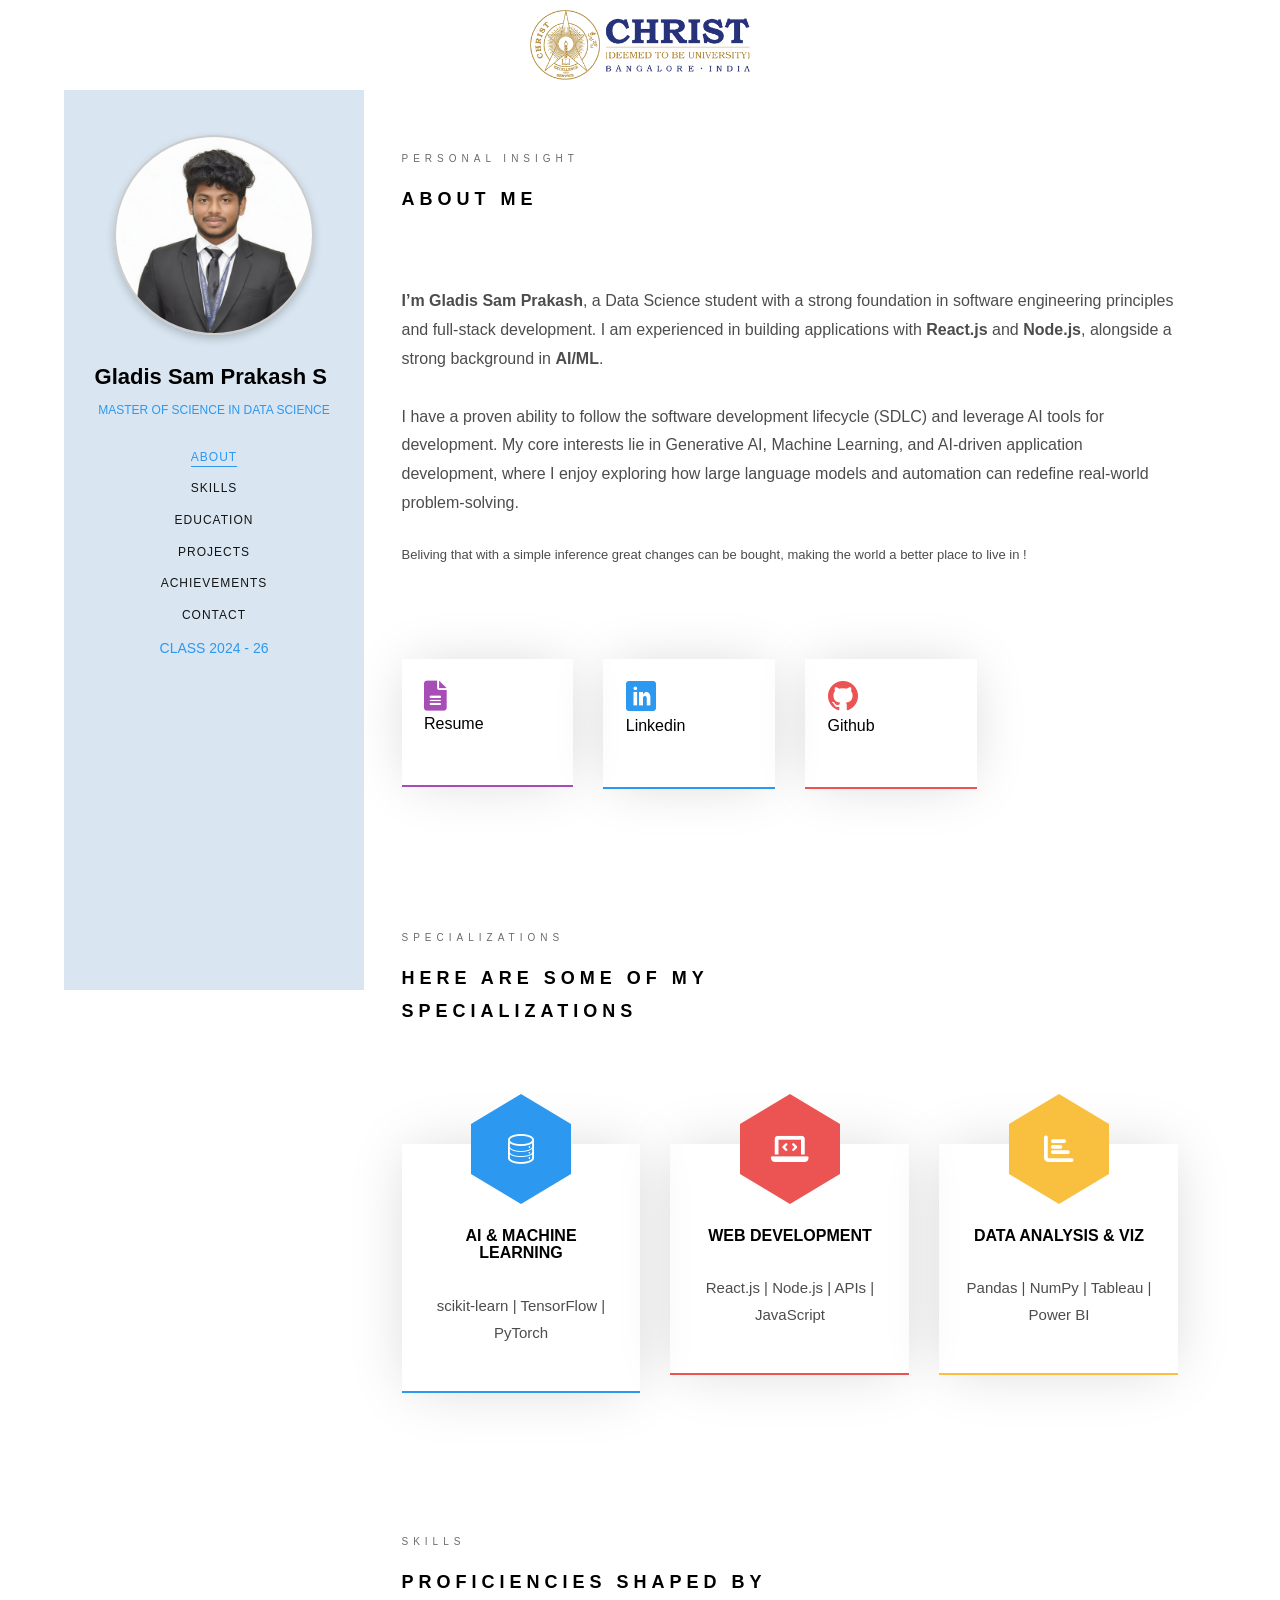
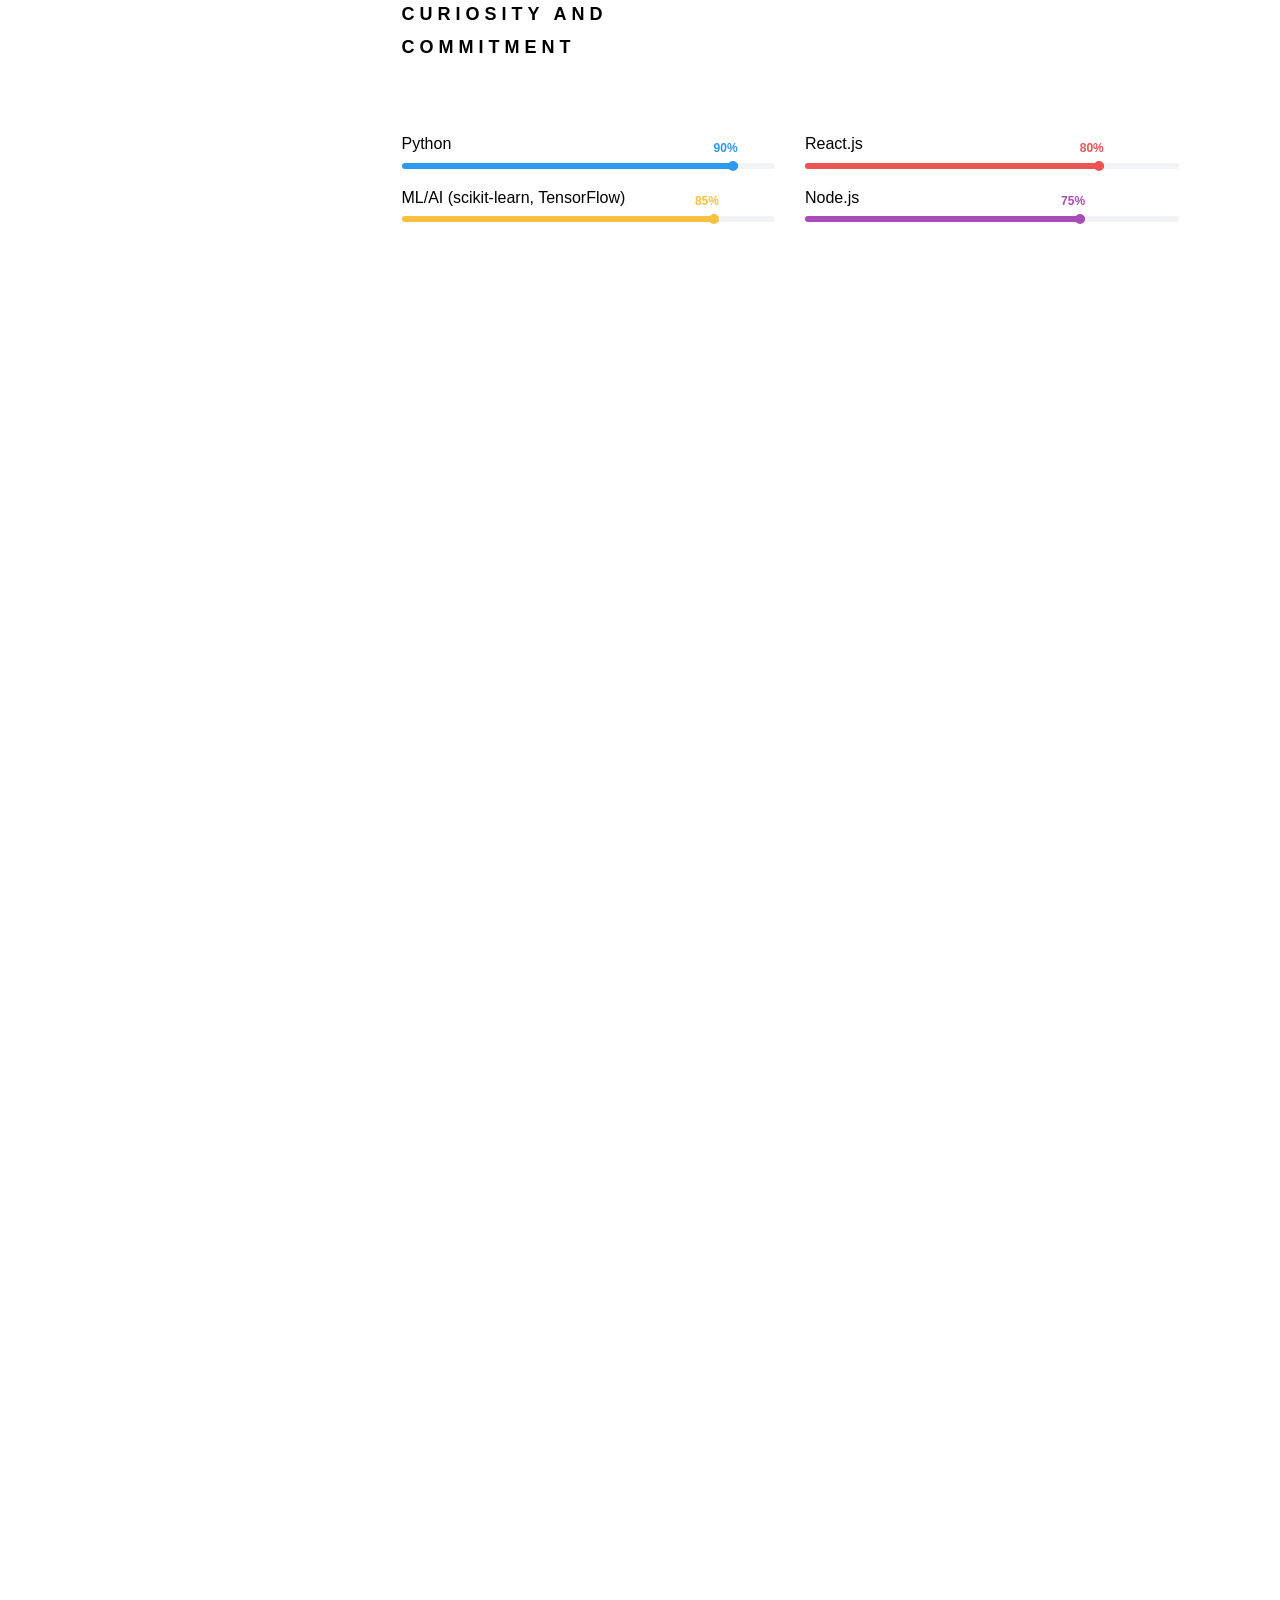
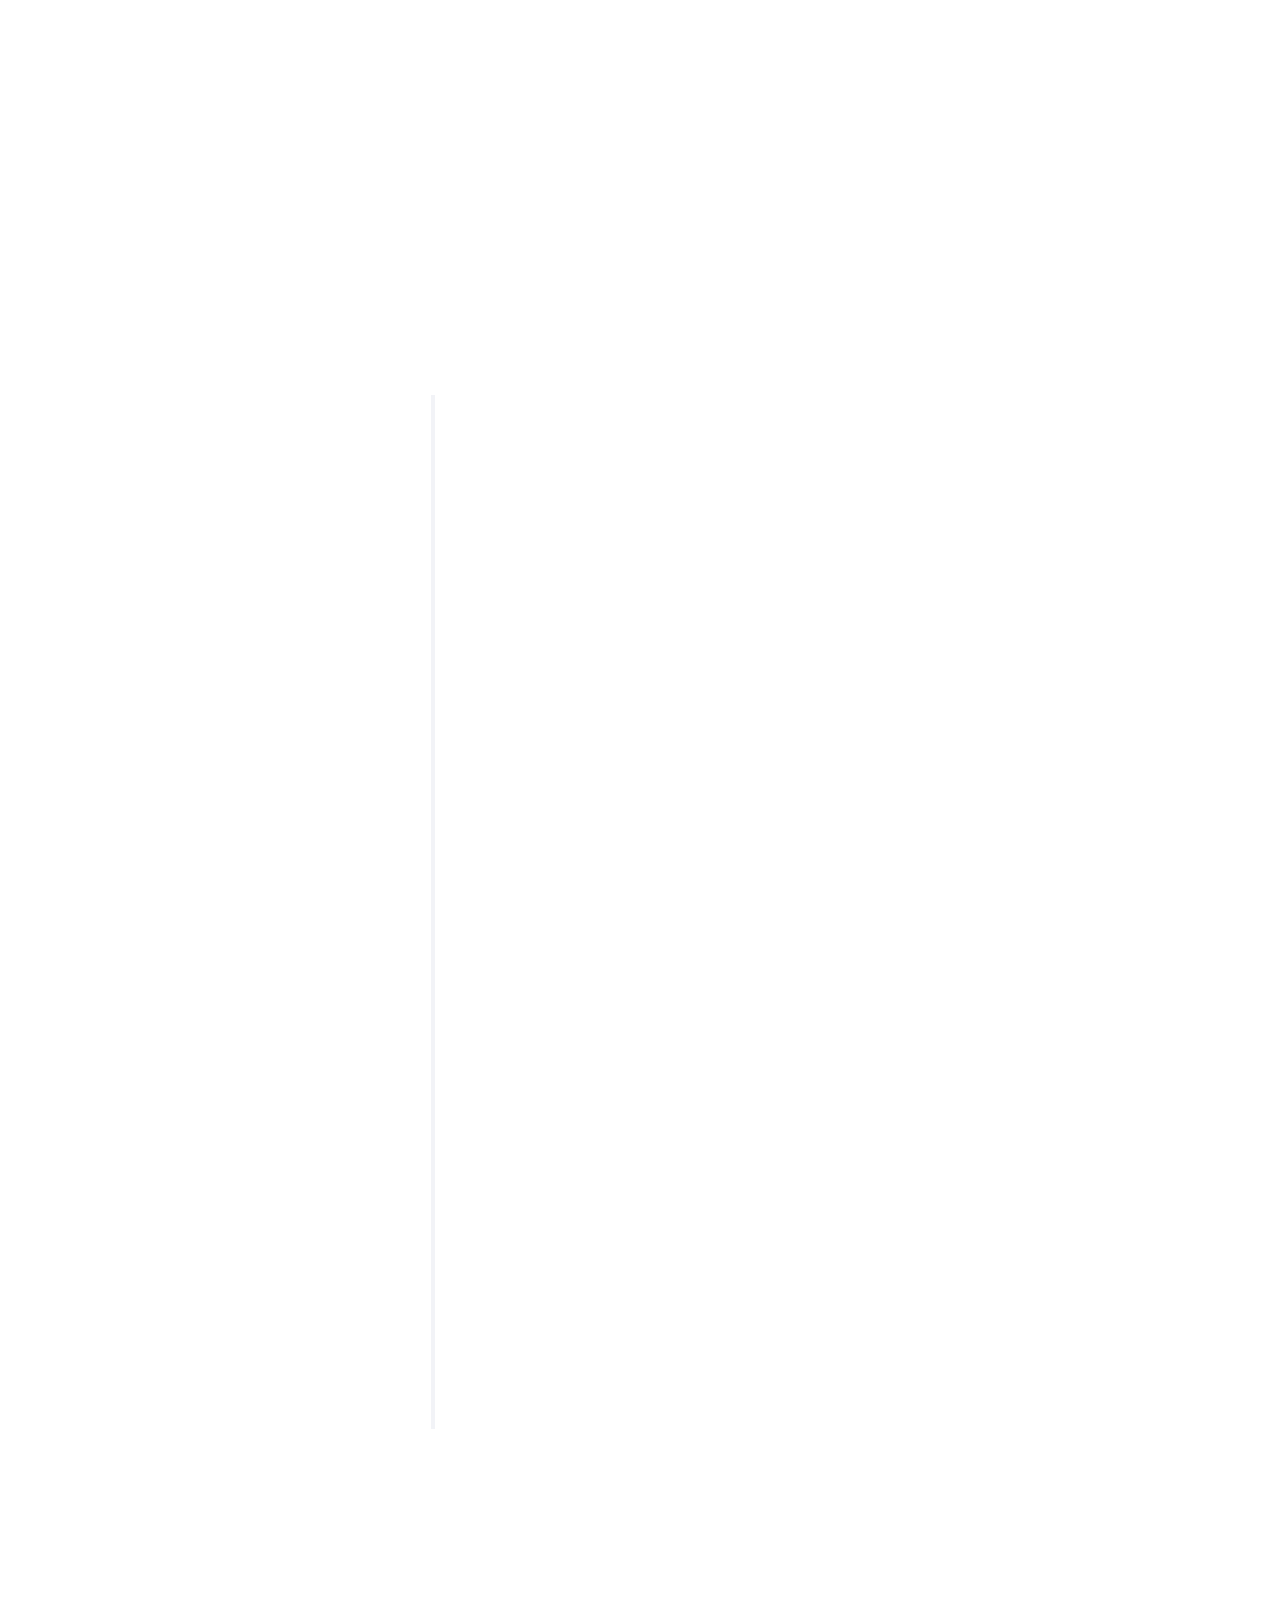
<file: index.html>
<!DOCTYPE HTML>
<html>
<head>
    <meta charset="utf-8">
    <meta http-equiv="X-UA-Compatible" content="IE=edge">
    <title>GLADIS SAM PRAKASH S</title>
    <meta name="viewport" content="width=device-width, initial-scale=1">
    <meta name="description" content="Gladis Sam Prakash S Portfolio" />
    <meta name="keywords" content="portfolio, data science, software engineer, react, python, ai, ml" />
    <meta name="author" content="Gladis Sam Prakash S" />

    <!-- Meta tags -->
    <meta property="og:title" content="Gladis Sam Prakash S Portfolio" />
    <meta property="og:image" content="images/PASPORT_SIZE_PHOTO.png" />
    <meta property="og:url" content="https://galdii.github.io/portfolio" />
    <meta property="og:site_name" content="Gladis Sam Prakash S Portfolio" />
    <meta property="og:description" content="Data Science student and software developer portfolio." />
    <meta name="twitter:title" content="Gladis Sam Prakash S Portfolio" />
    <meta name="twitter:image" content="images/PASPORT_SIZE_PHOTO.png" />
    <meta name="twitter:url" content="https://galdii.github.io/portfolio" />
    <meta name="twitter:card" content="summary_large_image" />

    <link rel="shortcut icon" href="images/christ_logo_color_circular.png" type="image/x-icon">

    <link href="https://fonts.googleapis.com/css?family=Quicksand:300,400,500,700" rel="stylesheet">
    <link href="https://fonts.googleapis.com/css?family=Playfair+Display:400,400i,700" rel="stylesheet">

    <!-- Stylesheets -->
    <link rel="stylesheet" href="css/animate.css">
    <link rel="stylesheet" href="css/icomoon.css">
    <link rel="stylesheet" href="css/bootstrap.css">
    <link rel="stylesheet" href="css/flexslider.css">
    <link rel="stylesheet" href="fonts/flaticon/font/flaticon.css">
    <link rel="stylesheet" href="css/owl.carousel.min.css">
    <link rel="stylesheet" href="css/owl.theme.default.min.css">
    <link rel="stylesheet" href="css/style.css">
    <link rel="stylesheet" href="https://cdnjs.cloudflare.com/ajax/libs/font-awesome/6.0.0-beta3/css/all.min.css">

    <script src="js/modernizr-2.6.2.min.js"></script>

</head>

<body>
    <nav id="brochure-main-menu" role="navigation" class="navbar_main">
        <div class="logo">
            <a href="https://christuniversity.in/"><img src="images/christ_logo_color.png" alt="University Logo"></a>
        </div>
    </nav>

    <div id="colorlib-page">
        <div class="container-wrap">
            <a href="#" class="js-colorlib-nav-toggle colorlib-nav-toggle" data-toggle="collapse" data-target="#navbar"
                aria-expanded="false" aria-controls="navbar"><i></i></a>
            <aside id="colorlib-aside" role="complementary" class="border js-fullheight">
                <div class="text-center">
                    <div class="author-img" style="
    background-image: url('PASPORT_SIZE_PHOTO.png');
    width: 200px;
    height: 200px;
    background-size: cover;
    background-position: center;
    border-radius: 50%;
    border: 2px solid #ccc;
    box-shadow: 0 4px 8px rgba(0, 0, 0, 0.2);">
</div>

                    <!-- Add your name -->
                    <h1 id="colorlib-logo"><a href="index.html">Gladis Sam Prakash S</a></h1>
                    <span class="position"><a
                            href="https://christuniversity.in/departments/yeshwanthpur%20campus/school%20of%20sciences/computer%20science">Master
                            of Science in Data Science</a></span>
                </div>
                <nav id="colorlib-main-menu" role="navigation" class="navbar">
                    <div id="navbar" class="collapse">
                        <ul>
                            <li><a href="#" data-nav-section="about">About</a></li>
                            <li><a href="#" data-nav-section="skills">Skills</a></li>
                            <li><a href="#" data-nav-section="education">Education</a></li>
                            <li><a href="#" data-nav-section="projects">Projects</a></li>
                            <!-- Added Achievements Nav Link -->
                            <li><a href="#" data-nav-section="achievements">Achievements</a></li>
                            <li><a href="#" data-nav-section="contact">Contact</a></li>
                        </ul>
                    </div>
                    <a class="brochure-link" href="https://galdii.github.io/placement-profile" target="_blank">CLASS
                        2024 - 26</a>
                </nav>
            </aside>

            <div id="colorlib-main">
                <section class="colorlib-about" data-section="about">
                    <div class="colorlib-narrow-content">
                        <div class="row">
                            <div class="col-md-12">
                                <div class="row row-bottom-padded-sm animate-box" data-animate-effect="fadeInLeft">
                                    <div class="col-md-12">
                                        <div class="about-desc">
                                            <span class="heading-meta">Personal Insight</span>
                                            <h2 class="colorlib-heading">About Me</h2>
                                            <!-- Updated About Me from Resume -->
                                            <p>
                                                <font size="3.8"><strong>I’m Gladis Sam Prakash</strong>, a Data Science student with a strong foundation in software engineering principles and full-stack development. I am experienced in building applications with <strong>React.js</strong> and <strong>Node.js</strong>, alongside a strong background in <strong>AI/ML</strong>.
                                                <br><br>
                                                I have a proven ability to follow the software development lifecycle (SDLC) and leverage AI tools for development. My core interests lie in Generative AI, Machine Learning, and AI-driven application development, where I enjoy exploring how large language models and automation can redefine real-world problem-solving.
                                                </font>
                                            </p>
                                            <font size="2.8">Beliving that with a simple inference great changes can be
                                                bought, making the world a better place to live in ! </font>
                                            <p>&nbsp;<br>&nbsp;</p>
                                        </div>
                                    </div>
                                </div>
                                <div class="row">
                                    <div class="col-md-3 animate-box" data-animate-effect="fadeInLeft">
                                        <!-- Edit google drive Link -->
                                        <a href="https://drive.google.com/file/d/1vkzrVP4XOisQapuEhwumQ8MCQvkpPOfq/view?usp=sharing"
                                            target="_blank">
                                            <div class="services color-4">
                                                <span class="icon2">
                                                    <i class="fas fa-file-alt"></i>
                                                    <h3>Resume</h3>
                                                </span>
                                            </div>
                                        </a>
                                    </div>
                                    <div class="col-md-3 animate-box" data-animate-effect="fadeInLeft">
                                        <!-- Edit Link -->
                                        <a href="https://www.linkedin.com/in/gladis-sam-3125b122a/" target="_blank">
                                            <div class="services color-1">
                                                <span class="icon2">
                                                    <i class="icon-linkedin2"></i>
                                                    <h3>Linkedin</h3>
                                                </span>
                                            </div>
                                        </a>
                                    </div>
                                    <div class="col-md-3 animate-box" data-animate-effect="fadeInRight">
                                        <!-- Edit Link -->
                                        <a href="https://github.com/GALDII" target="_blank">
                                            <div class="services color-2">
                                                <span class="icon2">
                                                    <i class="icon-github"></i>
                                                    <h3>Github</h3>
                                                </span>
                                            </div>
                                        </a>
                                    </div>
                                </div>
                            </div>
                        </div>
                    </div>
                </section>

                <section class="colorlib-services" data-section="services">
                    <div class="colorlib-narrow-content">
                        <div class="row">
                            <div class="col-md-6 col-md-offset-3 col-md-pull-3 animate-box"
                                data-animate-effect="fadeInLeft">
                                <span class="heading-meta">Specializations</span>
                                <h2 class="colorlib-heading">Here are some of my specializations</h2>
                            </div>
                        </div>
                        <div class="row row-pt-md">
                            <!-- Updated Specializations based on Resume -->
                            <div class="col-md-4 text-center animate-box">
                                <div class="services color-1">
                                    <span class="icon">
                                        <i class="icon-data"></i>
                                    </span>
                                    <div class="desc">
                                        <h3>AI & Machine Learning</h3>
                                        <p>scikit-learn | TensorFlow | PyTorch</p>
                                    </div>
                                </div>
                            </div>
                            <div class="col-md-4 text-center animate-box">
                                <div class="services color-2">
                                    <span class="icon">
                                        <i class="fas fa-laptop-code"></i>
                                    </span>
                                    <div class="desc">
                                        <h3>Web Development</h3>
                                        <p>React.js | Node.js | APIs | JavaScript</p>
                                    </div>
                                </div>
                            </div>
                            <div class="col-md-4 text-center animate-box">
                                <div class="services color-3">
                                    <span class="icon">
                                        <i class="fas fa-chart-bar"></i>
                                    </span>
                                    <div class="desc">
                                        <h3>Data Analysis & Viz</h3>
                                        <p>Pandas | NumPy | Tableau | Power BI</p>
                                    </div>
                                </div>
                            </div>
                        </div>
                </section>

                <section class="colorlib-skills" data-section="skills">
                    <div class="colorlib-narrow-content">
                        <div class="row">
                            <div class="col-md-6 col-md-offset-3 col-md-pull-3 animate-box"
                                data-animate-effect="fadeInLeft">
                                <span class="heading-meta">Skills</span>
                                <h2 class="colorlib-heading animate-box">Proficiencies shaped by curiosity and
                                    commitment</h2>
                            </div>
                        </div>
                        <!-- Updated Skills Section from Resume -->
                        <div class="row">
                            <div class="col-md-6 animate-box" data-animate-effect="fadeInLeft">
                                <div class="progress-wrap">
                                    <h3>Python</h3>
                                    <div class="progress">
                                        <div class="progress-bar color-1" role="progressbar" aria-valuenow="90"
                                            aria-valuemin="0" aria-valuemax="100" style="width:90%">
                                            <span>90%</span>
                                        </div>
                                    </div>
                                </div>
                            </div>
                            <div class="col-md-6 animate-box" data-animate-effect="fadeInRight">
                                <div class="progress-wrap">
                                    <h3>React.js</h3>
                                    <div class="progress">
                                        <div class="progress-bar color-2" role="progressbar" aria-valuenow="80"
                                            aria-valuemin="0" aria-valuemax="100" style="width:80%">
                                            <span>80%</span>
                                        </div>
                                    </div>
                                </div>
                            </div>
                            <div class="col-md-6 animate-box" data-animate-effect="fadeInLeft">
                                <div class="progress-wrap">
                                    <h3>ML/AI (scikit-learn, TensorFlow)</h3>
                                    <div class="progress">
                                        <div class="progress-bar color-3" role="progressbar" aria-valuenow="85"
                                            aria-valuemin="0" aria-valuemax="100" style="width:85%">
                                            <span>85%</span>
                                        </div>
                                    </div>
                                </div>
                            </div>
                            <div class="col-md-6 animate-box" data-animate-effect="fadeInRight">
                                <div class="progress-wrap">
                                    <h3>Node.js</h3>
                                    <div class="progress">
                                        <div class="progress-bar color-4" role="progressbar" aria-valuenow="75"
                                            aria-valuemin="0" aria-valuemax="100" style="width:75%">
                                            <span>75%</span>
                                        </div>
                                    </div>
                                </div>
                            </div>
                            <div class="col-md-6 animate-box" data-animate-effect="fadeInLeft">
                                <div class="progress-wrap">
                                    <h3>Data Viz (Tableau & Power BI)</h3>
                                    <div class="progress">
                                        <div class="progress-bar color-5" role="progressbar" aria-valuenow="90"
                                            aria-valuemin="0" aria-valuemax="100" style="width:90%">
                                            <span>90%</span>
                                        </div>
                                    </div>
                                </div>
                            </div>
                            <div class="col-md-6 animate-box" data-animate-effect="fadeInRight">
                                <div class="progress-wrap">
                                    <h3>Data Analysis (Pandas & NumPy)</h3>
                                    <div class="progress">
                                        <div class="progress-bar color-6" role="progressbar" aria-valuenow="85"
                                            aria-valuemin="0" aria-valuemax="100" style="width:85%">
                                            <span>85%</span>
                                        </div>
                                    </div>
                                </div>
                            </div>
                        </div>
                    </div>
                </section>

                <section class="colorlib-education" data-section="education">
                    <div class="colorlib-narrow-content">
                        <div class="row">
                            <div class="col-md-6 col-md-offset-3 col-md-pull-3 animate-box"
                                data-animate-effect="fadeInLeft">
                                <span class="heading-meta">Education</span>
                                <h2 class="colorlib-heading animate-box">My Learning Path</h2>
                            </div>
                        </div>
                        <div class="row">
                            <div class="col-md-12 animate-box" data-animate-effect="fadeInLeft">
                                <div class="fancy-collapse-panel">
                                    <div class="panel-group" id="accordion" role="tablist" aria-multiselectable="true">
                                        
                                        <!-- MSc Data Science -->
                                        <div class="panel panel-default">
                                            <div class="panel-heading" role="tab" id="headingOne">
                                                <h4 class="panel-title">
                                                    <a data-toggle="collapse" data-parent="#accordion" href="#collapseOne"
                                                        aria-expanded="true" aria-controls="collapseOne">Master of Science in Data Science
                                                    </a>
                                                </h4>
                                            </div>
                                            <div id="collapseOne" class="panel-collapse collapse in" role="tabpanel"
                                                aria-labelledby="headingOne">
                                                <div class="panel-body">
                                                    <p><strong>Christ University, Bangalore</strong> (2024 - 2026)</p>
                                                    <p>Currently pursuing my Master's degree, focusing on advanced machine learning, big data analytics, and artificial intelligence.</p>
                                                </div>
                                            </div>
                                        </div>

                                        <!-- BSc Computer Science -->
                                        <div class="panel panel-default">
                                            <div class="panel-heading" role="tab" id="headingTwo">
                                                <h4 class="panel-title">
                                                    <a class="collapsed" data-toggle="collapse"
                                                        data-parent="#accordion" href="#collapseTwo"
                                                        aria-expanded="false" aria-controls="collapseTwo">Bachelors
                                                        Degree in Computer Science with Data Analytics
                                                    </a>
                                                </h4>
                                            </div>
                                            <div id="collapseTwo" class="panel-collapse collapse" role="tabpanel"
                                                aria-labelledby="headingTwo">
                                                <div class="panel-body">
                                                    <p>Completed my BSc at <strong>Dr N.G.P Arts and Science College, Coimbatore</strong> (2021 - 2024)</p>
                                                    <p>Overall Percentage: 73.6%</p>
                                                </div>
                                            </div>
                                        </div>

                                        <!-- Higher Secondary Certificate -->
                                        <div class="panel panel-default">
                                            <div class="panel-heading" role="tab" id="headingThree">
                                                <h4 class="panel-title">
                                                    <a class="collapsed" data-toggle="collapse"
                                                        data-parent="#accordion" href="#collapseThree"
                                                        aria-expanded="false" aria-controls="collapseThree">Higher Secondary Certificate (HSC)
                                                    </a>
                                                </h4>
                                            </div>
                                            <div id="collapseThree" class="panel-collapse collapse" role="tabpanel"
                                                aria-labelledby="headingThree">
                                                <div class="panel-body">
                                                    <p><strong>Little Flower Convent MHSS</strong> (2020 - 2021)</p>
                                                    <p>Overall Percentage: 81.55%</p>
                                                </div>
                                            </div>
                                        </div>

                                    </div>
                                </div>
                            </div>
                        </div>
                    </div>
                </section>

                <!-- Updated Projects Section -->
                <section class="colorlib-services" data-section="projects">
                    <div class="colorlib-narrow-content">
                        <div class="row">
                            <div class="col-md-6 col-md-offset-3 col-md-pull-3 animate-box"
                                data-animate-effect="fadeInLeft">
                                <span class="heading-meta">Projects</span>
                                <h2 class="colorlib-heading">Portfolio of My Proven Expertise</h2>
                            </div>
                        </div>
                        <div class="row row-pt-md">
                            
                            <!-- Project 1: Model Registration Platform -->
                            <div class="col-md-4 text-center animate-box">
                                <div class="services color-1">
                                    <a href="https://github.com/GALDII/modelling-site" target="_blank">
                                        <span class="icon">
                                            <i class="icon-github"></i>
                                        </span>
                                    </a>
                                    <div class="desc">
                                        <h3>Model Registration Platform (Full Stack)</h3>
                                        <p>Developed React.js frontend and Node.js backend for ML model registration system. Implemented end-to-end deployment pipeline using Vercel (CI/CD).</p>
                                        <p><strong><a href="https://modelling-site.vercel.app" target="_blank">Live Demo</a></strong></p>
                                        <p id="project-tool">React.js | Node.js | JavaScript | Vercel</p>
                                    </div>
                                </div>
                            </div>

                            <!-- Project 2: Placement Profile Website -->
                            <div class="col-md-4 text-center animate-box">
                                <div class="services color-2">
                                     <a href="https://placement-profile-frontend-sam.vercel.app" target="_blank">
                                        <span class="icon">
                                            <i class="fas fa-desktop"></i>
                                        </span>
                                    </a>
                                    <div class="desc">
                                        <h3>Placement Profile Website (Frontend)</h3>
                                        <p>Developed a responsive frontend application for managing student placement profiles. Built with React.js to provide a dynamic user interface for students and administrators.</p>
                                        <p><strong><a href="https://placement-profile-frontend-sam.vercel.app" target="_blank">Live Demo</a></strong></p>
                                        <p id="project-tool">React.js | JavaScript | HTML | CSS | Vercel</p>
                                    </div>
                                </div>
                            </div>

                            <!-- Project 3: Solar Flare Prediction -->
                            <div class="col-md-4 text-center animate-box">
                                <div class="services color-3">
                                    <a href="https://github.com/GALDII/dripp" target="_blank">
                                        <span class="icon">
                                            <i class="icon-github"></i>
                                        </span>
                                    </a>
                                    <div class="desc">
                                        <h3>Solar Flare Prediction (SDO Benchmark)</h3>
                                        <p>Designed and implemented classification models using scikit-learn on SDO Benchmark space weather datasets. Deployed live application demonstrating AI capabilities.</p>
                                         <p><strong><a href="https://galdii.github.io/dripp/" target="_blank">Live Demo</a></strong></p>
                                        <p id="project-tool">Python | scikit-learn | Pandas | Matplotlib</p>
                                    </div>
                                </div>
                            </div>
                        </div>
                    </div>
                </section>
                
                <!-- Achievements Section -->
                <section class="colorlib-experience" data-section="achievements">
                    <div class="colorlib-narrow-content">
                        <div class="row">
                            <div class="col-md-6 col-md-offset-3 col-md-pull-3 animate-box"
                                data-animate-effect="fadeInLeft">
                                <span class="heading-meta">Achievements</span>
                                <h2 class="colorlib-heading animate-box">Recognitions & Highlights</h2>
                            </div>
                        </div>

                        <div class="row">
                            <div class="col-md-12">
                                <div class="timeline-centered">
                                    
                                    <!-- Achievement 1 -->
                                    <article class="timeline-entry animate-box" data-animate-effect="fadeInLeft">
                                        <div class="timeline-entry-inner">
                                            <div class="timeline-icon color-1">
                                                <i class="icon-trophy"></i>
                                            </div>
                                            <div class="timeline-label">
                                                <h2><a href="#">2nd Place - Generative AI Hackathon</a> <span>2025</span></h2>
                                                <p>Secured 2nd place in the Generative AI Hackathon conducted by NeoStats Analytics for developing an innovative AI solution.</p>
                                            </div>
                                        </div>
                                    </article>

                                    <!-- Achievement 2 -->
                                    <article class="timeline-entry animate-box" data-animate-effect="fadeInRight">
                                        <div class="timeline-entry-inner">
                                            <div class="timeline-icon color-2">
                                                <i class="icon-rocket"></i>
                                            </div>
                                            <div class="timeline-label">
                                                <h2><a href="#">NPTEL Elite Certification</a> <span>2023</span></h2>
                                                <p>Achieved an Elite Certificate (72%) for "Problem Solving Through Programming in C" from NPTEL.</p>
                                            </div>
                                        </div>
                                    </article>

                                    <!-- Achievement 3 -->
                                    <article class="timeline-entry animate-box" data-animate-effect="fadeInLeft">
                                        <div class="timeline-entry-inner">
                                            <div class="timeline-icon color-3">
                                                <i class="icon-lightbulb"></i>
                                            </div>
                                            <div class="timeline-label">
                                                <h2><a href="#">Published Research Paper</a> <span>2025</span></h2>
                                                <p>Co-authored "Advancements in Machine Learning for Automated Crops and Weeds Classification" published in an International Conference.</p>
                                            </div>
                                        </div>
                                    </article>

                                    <!-- Achievement 4 -->
                                    <article class="timeline-entry animate-box" data-animate-effect="fadeInRight">
                                        <div class="timeline-entry-inner">
                                            <div class="timeline-icon color-4">
                                                <i class="icon-graduation-cap"></i>
                                            </div>
                                            <div class="timeline-label">
                                                <h2><a href="#">2nd Prize - National Science Day Project</a> <span>2025</span></h2>
                                                <p>Awarded 2nd Prize for a project presented at Christ University Yeshwantpur Campus during the National Science Day celebrations.</p>
                                            </div>
                                        </div>
                                    </article>

                                    <!-- Achievement 5: Python Certification -->
                                    <article class="timeline-entry animate-box" data-animate-effect="fadeInLeft">
                                        <div class="timeline-entry-inner">
                                            <div class="timeline-icon color-5">
                                                <i class="icon-pen2"></i>
                                            </div>
                                            <div class="timeline-label">
                                                <h2><a href="#">CSC Certified Python (CCP)</a> <span>2023</span></h2>
                                                <p>Completed CSC Certified Python (CCP Certification Course) demonstrating strong programming fundamentals in Python.</p>
                                            </div>
                                        </div>
                                    </article>

                                    <!-- Achievement 6: Tableau Workshop -->
                                    <article class="timeline-entry animate-box" data-animate-effect="fadeInRight">
                                        <div class="timeline-entry-inner">
                                            <div class="timeline-icon color-6">
                                                <i class="icon-chart"></i>
                                            </div>
                                            <div class="timeline-label">
                                                <h2><a href="#">Visual Analytics using Tableau</a> <span>2023</span></h2>
                                                <!-- Fixed missing closing </p> tag -->
                                                <p>Completed Visual Analytics using Tableau Workshop, enhancing data visualization and analytics skills for business intelligence.</p>
                                            </div>
                                        </div>
                                    </article>

                                </div>
                            </div>
                        </div>
                    </div>
                </section>

                <section class="colorlib-contact" data-section="contact">
                    <div class="colorlib-narrow-content">
                        <div class="row">
                            <div class="col-md-6 col-md-offset-3 col-md-pull-3 animate-box"
                                data-animate-effect="fadeInLeft">
                                <span class="heading-meta">Get in Touch</span>
                                <h2 class="colorlib-heading">Contact</h2>
                            </div>
                        </div>
                        <div class="row">
                            <div class="col-md-10">
                                <div class="colorlib-feature colorlib-feature-sm animate-box"
                                    data-animate-effect="fadeInLeft">
                                    <div class="colorlib-icon">
                                        <i class="icon-globe-outline"></i>
                                    </div>
                                    <div class="colorlib-text">
                                        <!-- Updated mail id -->
                                        <p><a href="mailto:gladissam2004@gmail.com">gladissam2004@gmail.com</a></p>
                                    </div>
                                </div>

                                <div class="colorlib-feature colorlib-feature-sm animate-box"
                                    data-animate-effect="fadeInLeft">
                                    <div class="colorlib-icon">
                                        <i class="icon-map"></i>
                                    </div>
                                    <div class="colorlib-text">
                                        <!-- Edit your contact address -->
                                        <div class="addresses">
                                            <p class="address-divider">Christ (Deemed to be University), HMT Layout, Nagasandara Post
                                                Bangalore - 560073</p>
                                            <p>Tirupur, Tamil Nadu - 641687</p>
                                        </div>
                                    </div>
                                </div>

                                <div class="colorlib-feature colorlib-feature-sm animate-box"
                                    data-animate-effect="fadeInLeft">
                                    <div class="colorlib-icon">
                                        <i class="icon-phone"></i>
                                    </div>
                                    <div class="colorlib-text">
                                        <p><a href="tel:+919003970688">+91 9003970688</a></p>
                                    </div>
                                </div>
                            </div>
                        </div>
                    </div>
                </section>

            </div><!-- end:colorlib-main -->
        </div><!-- end:container-wrap -->
    </div><!-- end:colorlib-page -->

    <!-- jQuery -->
    <script src="js/jquery.min.js"></script>
    <!-- jQuery Easing -->
    <script src="js/jquery.easing.1.3.js"></script>
    <!-- Bootstrap -->
    <script src="js/bootstrap.min.js"></script>
    <!-- Waypoints -->
    <script src="js/jquery.waypoints.min.js"></script>
    <!-- Flexslider -->
    <script src="js/jquery.flexslider-min.js"></script>
    <!-- Owl carousel -->
    <script src="js/owl.carousel.min.js"></script>
    <!-- Counters -->
    <script src="js/jquery.countTo.js"></script>

    <!-- MAIN JS -->
    <script src="js/main.js"></script>

</body>

</html>
</file>
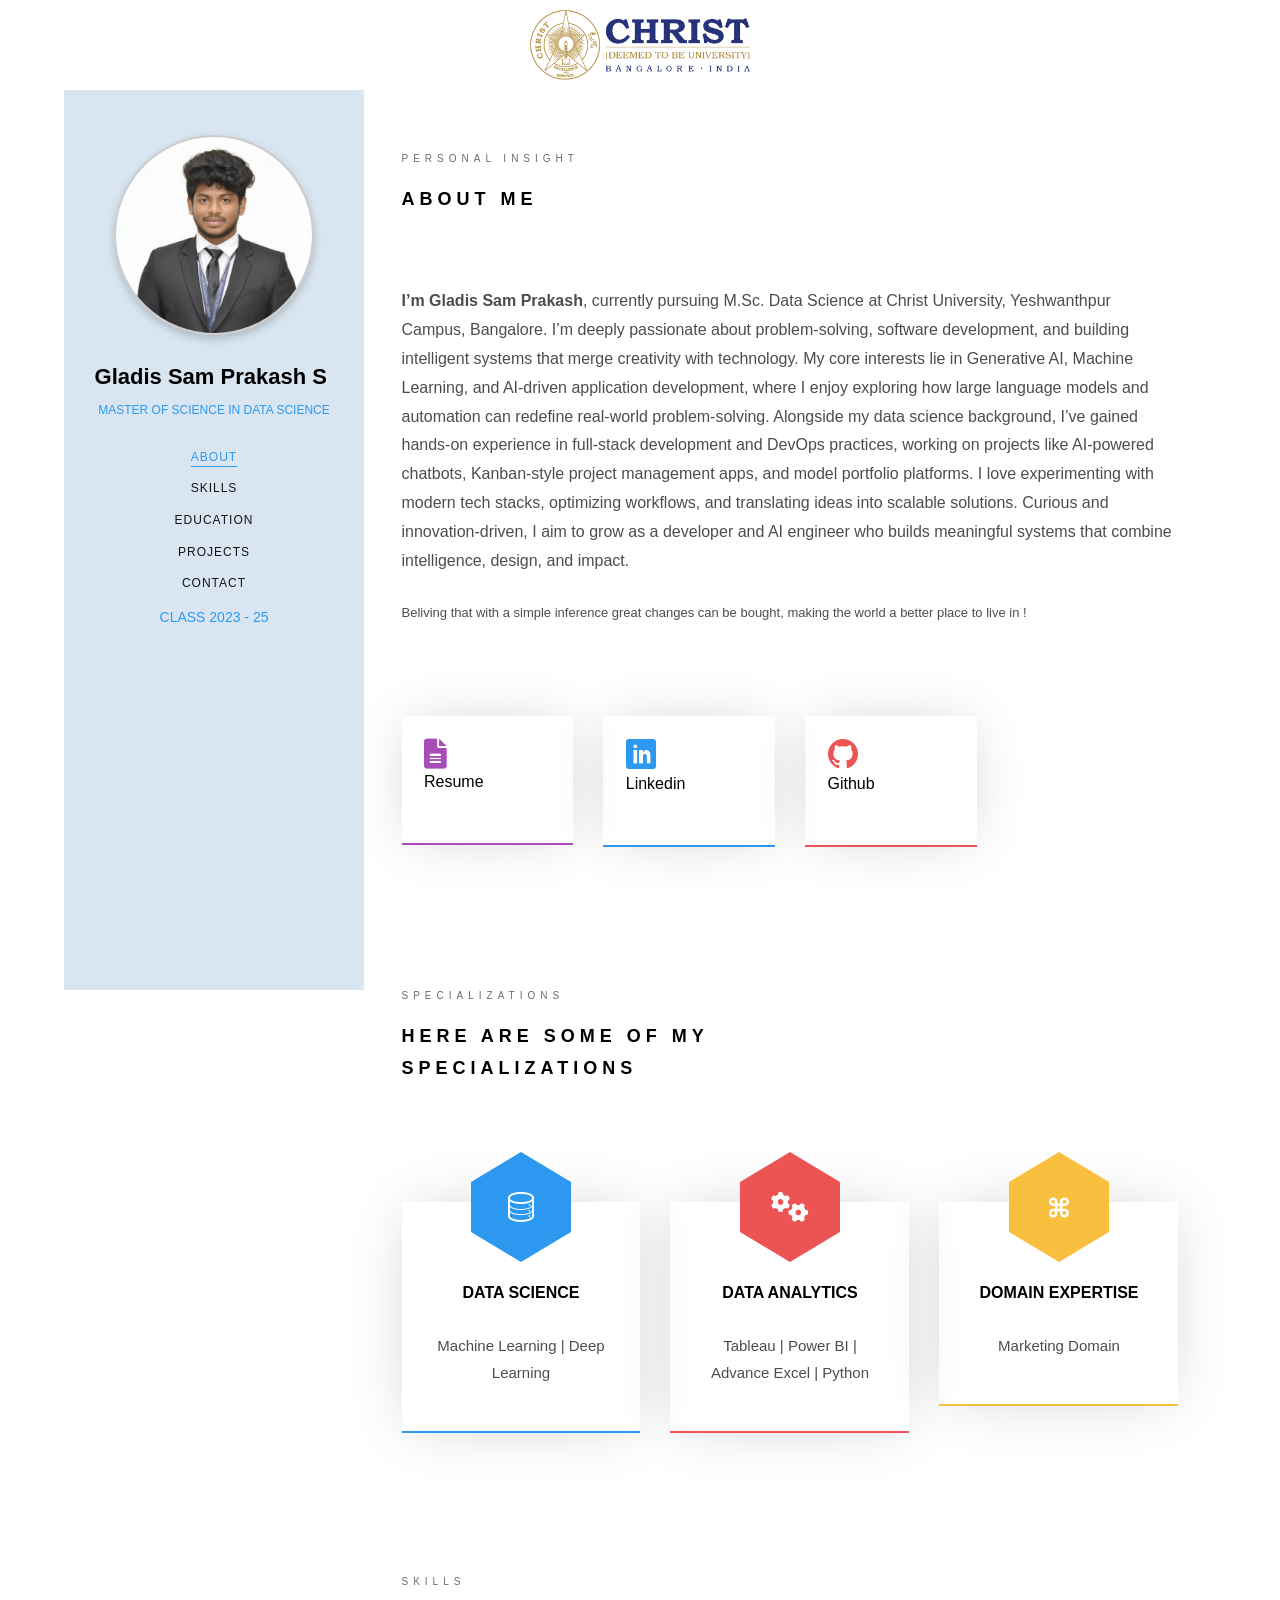
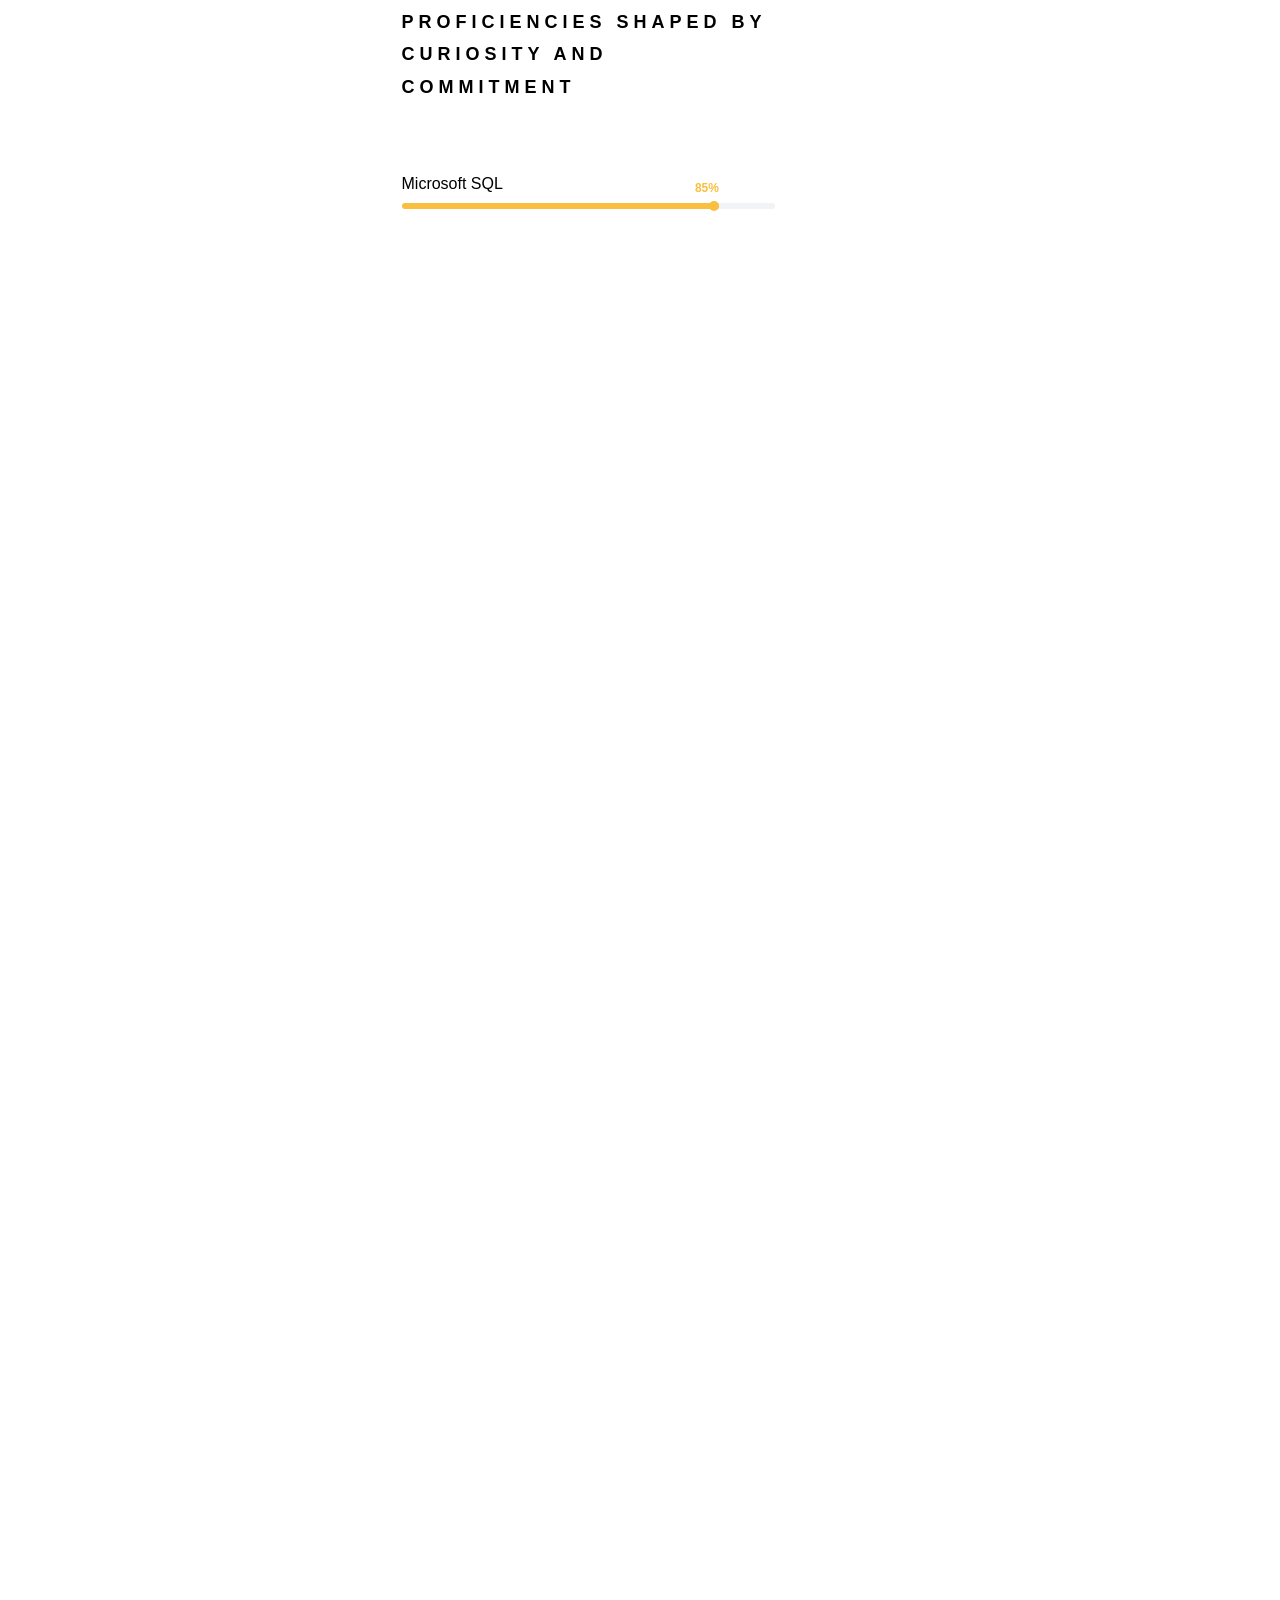
<file: gladis_profile.html>
<!DOCTYPE HTML>
<html>
<head>
	<meta charset="utf-8">
	<meta http-equiv="X-UA-Compatible" content="IE=edge">
	<title>GLADIS SAM PRAKASH S</title>
	<meta name="viewport" content="width=device-width, initial-scale=1">
	<meta name="description" content="" />
	<meta name="keywords" content="" />
	<meta name="author" content="" />

	<meta property="og:title" content="" />
	<meta property="og:image" content="" />
	<meta property="og:url" content="" />
	<meta property="og:site_name" content="" />
	<meta property="og:description" content="" />
	<meta name="twitter:title" content="" />
	<meta name="twitter:image" content="" />
	<meta name="twitter:url" content="" />
	<meta name="twitter:card" content="" />

	<link rel="shortcut icon" href="images/christ_logo_color_circular.png" type="image/x-icon">

	<link href="https://fonts.googleapis.com/css?family=Quicksand:300,400,500,700" rel="stylesheet">
	<link href="https://fonts.googleapis.com/css?family=Playfair+Display:400,400i,700" rel="stylesheet">

	<link rel="stylesheet" href="css/animate.css">

	<link rel="stylesheet" href="css/icomoon.css">

	<link rel="stylesheet" href="css/bootstrap.css">

	<link rel="stylesheet" href="css/flexslider.css">

	<link rel="stylesheet" href="fonts/flaticon/font/flaticon.css">

	<link rel="stylesheet" href="css/owl.carousel.min.css">
	<link rel="stylesheet" href="css/owl.theme.default.min.css">

	<link rel="stylesheet" href="css/style.css">

	<link rel="stylesheet" href="https://cdnjs.cloudflare.com/ajax/libs/font-awesome/6.0.0-beta3/css/all.min.css">



	<script src="js/modernizr-2.6.2.min.js"></script>

</head>

<body>
	<nav id="brochure-main-menu" role="navigation" class="navbar_main">
		<div class="logo">
			<a href="https://christuniversity.in/"><img src="images/christ_logo_color.png" alt="University Logo"></a>
		</div>
	</nav>

	<div id="colorlib-page">
		<div class="container-wrap">
			<a href="#" class="js-colorlib-nav-toggle colorlib-nav-toggle" data-toggle="collapse" data-target="#navbar"
				aria-expanded="false" aria-controls="navbar"><i></i></a>
			<aside id="colorlib-aside" role="complementary" class="border js-fullheight">
				<div class="text-center">
					<div class="author-img" style="
    background-image: url('PASPORT_SIZE_PHOTO.png');
    width: 200px;
    height: 200px;
    background-size: cover;
    background-position: center;
    border-radius: 50%;
    border: 2px solid #ccc;
    box-shadow: 0 4px 8px rgba(0, 0, 0, 0.2);">
</div>

					<!-- Add your name -->
					<h1 id="colorlib-logo"><a href="index.html">Gladis Sam Prakash S</a></h1>
					<span class="position"><a
							href="https://christuniversity.in/departments/yeshwanthpur%20campus/school%20of%20sciences/computer%20science">Master
							of Science in Data Science</a></span>
				</div>
				<nav id="colorlib-main-menu" role="navigation" class="navbar">
					<div id="navbar" class="collapse">
						<ul>

							<li><a href="#" data-nav-section="about">About</a></li>
							<li><a href="#" data-nav-section="skills">Skills</a></li>
							<li><a href="#" data-nav-section="education">Education</a></li>
							<li><a href="#" data-nav-section="projects">Projects</a></li>
							<li><a href="#" data-nav-section="contact">Contact</a></li>

						</ul>

					</div>
					<a class="brochure-link" href="https://cs-placements.github.io/mds-2023-25/" target="_blank">CLASS
						2023 - 25</a>
				</nav>




			</aside>


			<div id="colorlib-main">

				<section class="colorlib-about" data-section="about">
					<div class="colorlib-narrow-content">
						<div class="row">
							<div class="col-md-12">
								<div class="row row-bottom-padded-sm animate-box" data-animate-effect="fadeInLeft">
									<div class="col-md-12">
										<div class="about-desc">
											<span class="heading-meta">Personal Insight</span>
											<h2 class="colorlib-heading">About Me</h2>
											<!-- Change content of paragraph tag -->
											<p>
												<font size="3.8"><strong>I’m Gladis Sam Prakash</strong>, currently pursuing M.Sc. Data Science at Christ University, Yeshwanthpur Campus, Bangalore. I’m deeply passionate about problem-solving, software development, and building intelligent systems that merge creativity with technology. My core interests lie in Generative AI, Machine Learning, and AI-driven application development, where I enjoy exploring how large language models and automation can redefine real-world problem-solving.

Alongside my data science background, I’ve gained hands-on experience in full-stack development and DevOps practices, working on projects like AI-powered chatbots, Kanban-style project management apps, and model portfolio platforms. I love experimenting with modern tech stacks, optimizing workflows, and translating ideas into scalable solutions.

Curious and innovation-driven, I aim to grow as a developer and AI engineer who builds meaningful systems that combine intelligence, design, and impact. </font>
											</p>
											<font size="2.8">Beliving that with a simple inference great changes can be
												bought, making the world a better place to live in ! </font>
											<p>&nbsp;<br>&nbsp;</p>

										</div>
									</div>
								</div>
								<div class="row">
									<div class="col-md-3 animate-box" data-animate-effect="fadeInLeft">
										<!-- Edit google drive Link -->
										<a href="https://drive.google.com/file/d/1vkzrVP4XOisQapuEhwumQ8MCQvkpPOfq/view?usp=sharing"
											target="_blank">
											<div class="services color-4">
												<span class="icon2">
													<i class="fas fa-file-alt"></i>
													<h3>Resume</h3>
												</span>
											</div>
										</a>
									</div>

									<div class="col-md-3 animate-box" data-animate-effect="fadeInLeft">
										<!-- Edit Link -->
										<a href="https://www.linkedin.com/in/gladis-sam-3125b122a/" target="_blank">
											<div class="services color-1">
												<span class="icon2">
													<i class="icon-linkedin2"></i>
													<h3>Linkedin</h3>
												</span>
											</div>
										</a>
									</div>

									<div class="col-md-3 animate-box" data-animate-effect="fadeInRight">
										<!-- Edit Link -->
										<a href="https://github.com/GALDII" target="_blank">
											<div class="services color-2">
												<span class="icon2">
													<i class="icon-github"></i>
													<h3>Github</h3>
												</span>
											</div>
										</a>
									</div>

									

								</div>

							</div>
						</div>
					</div>
				</section>

				<section class="colorlib-services" data-section="services">
					<div class="colorlib-narrow-content">
						<div class="row">
							<div class="col-md-6 col-md-offset-3 col-md-pull-3 animate-box"
								data-animate-effect="fadeInLeft">
								<span class="heading-meta">Specializations</span>
								<h2 class="colorlib-heading">Here are some of my specializations</h2>
							</div>
						</div>
						<div class="row row-pt-md">
							<div class="col-md-4 text-center animate-box">
								<div class="services color-1">
									<span class="icon">
										<i class="icon-data"></i>
									</span>
									<div class="desc">
										<!-- Edit content for your specialization -->
										<h3>Data Science</h3>
										<p>Machine Learning | Deep Learning</p>
									</div>
								</div>
							</div>

							<!-- Remove this div if you have only one specialization -->
							<div class="col-md-4 text-center animate-box">
								<div class="services color-2">
									<span class="icon">
										<i class="fas fa-cogs"></i>
									</span>
									<div class="desc">
										<!-- Edit content for your specialization -->
										<h3>Data Analytics</h3>
										<p>Tableau | Power BI | Advance Excel | Python</p>
									</div>
								</div>
							</div>

							<!-- Remove this div if you have only two specialization -->
							<div class="col-md-4 text-center animate-box">
								<div class="services color-3">
									<span class="icon">
										<i class="icon-point-of-interest"></i>
									</span>
									<div class="desc">
										<!-- Edit content for your specialization -->
										<h3>Domain Expertise</h3>
										<p>Marketing Domain</p>
									</div>
								</div>
							</div>

				</section>


				<section class="colorlib-skills" data-section="skills">
					<div class="colorlib-narrow-content">
						<div class="row">
							<div class="col-md-6 col-md-offset-3 col-md-pull-3 animate-box"
								data-animate-effect="fadeInLeft">
								<span class="heading-meta">Skills</span>
								<h2 class="colorlib-heading animate-box">Proficiencies shaped by curiosity and
									commitment</h2>
							</div>
						</div>
						<div class="row">

						
							<div class="col-md-6 animate-box" data-animate-effect="fadeInLeft">
								<div class="progress-wrap">
									<h3>Microsoft SQL</h3>
									<div class="progress">
										<div class="progress-bar color-3" role="progressbar" aria-valuenow="85"
											aria-valuemin="0" aria-valuemax="100" style="width:85%">
											<span>85%</span>
										</div>
									</div>
								</div>
							</div>

							<div class="col-md-6 animate-box" data-animate-effect="fadeInRight">
								<div class="progress-wrap">
									<h3>Python</h3>
									<div class="progress">
										<div class="progress-bar color-4" role="progressbar" aria-valuenow="90"
											aria-valuemin="0" aria-valuemax="100" style="width:90%">
											<span>80%</span>
										</div>
									</div>
								</div>
							</div>

							<div class="col-md-6 animate-box" data-animate-effect="fadeInLeft">
								<div class="progress-wrap">
									<h3>Java</h3>
									<div class="progress">
										<div class="progress-bar color-5" role="progressbar" aria-valuenow="80"
											aria-valuemin="0" aria-valuemax="100" style="width:80%">
											<span>70%</span>
										</div>
									</div>
								</div>
							</div>

							<div class="col-md-6 animate-box" data-animate-effect="fadeInLeft">
								<div class="progress-wrap">
									<h3>R Programming</h3>
									<div class="progress">
										<div class="progress-bar color-1" role="progressbar" aria-valuenow="75"
											aria-valuemin="0" aria-valuemax="100" style="width:75%">
											<span>10%</span>
										</div>
									</div>
								</div>
							</div>

							<div class="col-md-6 animate-box" data-animate-effect="fadeInLeft">
								<div class="progress-wrap">
									<h3>Tableau</h3>
									<div class="progress">
										<div class="progress-bar color-2" role="progressbar" aria-valuenow="95"
											aria-valuemin="0" aria-valuemax="100" style="width:95%">
											<span>90%</span>
										</div>
									</div>
								</div>
							</div>

							<div class="col-md-6 animate-box" data-animate-effect="fadeInLeft">
								<div class="progress-wrap">
									<h3>Power BI</h3>
									<div class="progress">
										<div class="progress-bar color-2" role="progressbar" aria-valuenow="82"
											aria-valuemin="0" aria-valuemax="100" style="width:82%">
											<span>90%</span>
										</div>
									</div>
								</div>
							</div>

							<div class="col-md-6 animate-box" data-animate-effect="fadeInLeft">
								<div class="progress-wrap">
									<h3>python</h3>
									<div class="progress">
										<div class="progress-bar color-1" role="progressbar" aria-valuenow="35"
											aria-valuemin="0" aria-valuemax="100" style="width:35%">
											<span>75%(learning)</span>
										</div>
									</div>
								</div>
							</div>

							

						</div>
					</div>
				</section>

				<section class="colorlib-education" data-section="education">
					<div class="colorlib-narrow-content">
						<div class="row">
							<div class="col-md-6 col-md-offset-3 col-md-pull-3 animate-box"
								data-animate-effect="fadeInLeft">
								<span class="heading-meta">Education</span>
								<h2 class="colorlib-heading animate-box">My Learning Path</h2>
							</div>
						</div>
						<div class="row">
							<div class="col-md-12 animate-box" data-animate-effect="fadeInLeft">
								<div class="fancy-collapse-panel">
									<div class="panel-group" id="accordion" role="tablist" aria-multiselectable="true">
										<div class="panel panel-default">
											<div class="panel-heading" role="tab" id="headingOne">
												<h4 class="panel-title">
												</h4>
											</div>
											<!-- Edit content based on your education details -->
											<div class="panel panel-default">
												<div class="panel-heading" role="tab" id="headingTwo">
													<h4 class="panel-title">
														<a class="collapsed" data-toggle="collapse"
															data-parent="#accordion" href="#collapseTwo"
															aria-expanded="false" aria-controls="collapseTwo">Bachelors
															Degree in Computer Science with Data Analytics
														</a>
													</h4>
												</div>
												<div id="collapseTwo" class="panel-collapse collapse" role="tabpanel"
													aria-labelledby="headingTwo">
													<div class="panel-body">
														<p>Completed my BSc at <strong>Dr N.G.P Arts and Science College ,Coimbnatore</strong></p>
														<ul>
															<li>SEMESTER I 8.40 SGPA</li>
															<li>SEMESTER II 7.2 SGPA </li>
															<li>SEMESTER III 7.1 SGPA </li>

															<li>SEMESTER IV 8.34 SGPA </li>
															<li>SEMESTER V 8.02 SGPA </li>
															<li>SEMESTER VI 8.58 SGPA </li>
														</ul>
													</div>
												</div>
											</div>
											

											

										

										</div>
									</div>
								</div>
							</div>
						</div>
				</section>

				<!-- Remove this secion if you dont have Projects -->
				<section class="colorlib-services" data-section="projects">
					<div class="colorlib-narrow-content">
						<div class="row">
							<div class="col-md-6 col-md-offset-3 col-md-pull-3 animate-box"
								data-animate-effect="fadeInLeft">
								<span class="heading-meta">Projects</span>
								<h2 class="colorlib-heading">Portfolio of My Proven Expertise</h2>
							</div>
						</div>
						<div class="row row-pt-md">
							<div class="col-md-4 text-center animate-box">
								<div class="services color-1">
									<a href="https://galdii.github.io/solar-flare-project" target="_blank">
										<span class="icon">
											<i class="icon-github"></i>
										</span>
									</a>
									<div class="desc">
										<!-- Edit content for your specialization -->
										<h3>Solar Flare Classification</h3>
										<p>I built a deep learning model for solar flare classification using the SDO Benchmark dataset, mapping image data to flare intensity levels. The project focused on image preprocessing, CNN-based modeling, and improving prediction accuracy to support early warning systems for space weather events.</p>
										<p id="project-tool">Python | Pretrained ML Model | TensorFlow | Keras </p>
									</div>
								</div>
							</div>

							<!-- Remove this div if you have only one specialization -->
							<div class="col-md-4 text-center animate-box">
								<div class="services color-2">
									<a href="https://github.com/GALDII/contract_analyzer" target="_blank">
										<span class="icon">
											<i class="icon-github"></i>
										</span>
									</a>
									<div class="desc">
										<!-- Edit content for your specialization -->
										<h3>Contract Evaluator</h3>
										<p>I developed an intelligent contract evaluation system powered by a Retrieval-Augmented Generation (RAG) pipeline. The integrated chatbot allows legal and business teams to ask complex, natural language questions about contracts and receive precise, context-aware answers drawn directly from the source documents, complete with citations.</p>
										<p id="project-tool">LLM | Python | RAG | Pinecone Vecotr DB</p>
									</div>
								</div>
							</div>

							<div class="col-md-4 text-center animate-box">
								<div class="services color-1">
									<a href="https://sdc-webathon.vercel.app" target="_blank">
										<span class="icon">
											<i class="icon-github"></i>
										</span>
									</a>
									<div class="desc">
										<!-- Edit content for your specialization -->
										<h3>Green City Connect</h3>
										<p>Green City Connect is a React-based web application that encourages community participation in local environmental and social activities. Admins can create and manage events, while users can join initiatives, share their contributions, and earn star ratings for their impact. The platform also features a discussion page that fosters collaboration and idea exchange to build a more sustainable city community.</p>
										<p id="project-tool">React JS | Google SQL database | Render | Hosted in Vercel </p>
									</div>
								</div>
							</div>

							
				</section>

				
				
				<section class="colorlib-contact" data-section="contact">
					<div class="colorlib-narrow-content">
						<div class="row">
							<div class="col-md-6 col-md-offset-3 col-md-pull-3 animate-box"
								data-animate-effect="fadeInLeft">
								<span class="heading-meta">Get in Touch</span>
								<h2 class="colorlib-heading">Contact</h2>
							</div>
						</div>
						<div class="row">
							<div class="col-md-10">
								<div class="colorlib-feature colorlib-feature-sm animate-box"
									data-animate-effect="fadeInLeft">
									<div class="colorlib-icon">
										<i class="icon-globe-outline"></i>
									</div>
									<div class="colorlib-text">
										<!-- Edit your mail id -->
										<p><a href="#">gladissam.official@gmail.com</a></p>
									</div>
								</div>

								<div class="colorlib-feature colorlib-feature-sm animate-box"
									data-animate-effect="fadeInLeft">
									<div class="colorlib-icon">
										<i class="icon-map"></i>
									</div>
									<div class="colorlib-text">
										<!-- Edit your contact address -->
										<div class="addresses">
											<p class="address-divider">Christ [Deemed to be University], HMT Layout, Nagasandara Post
												Bangalore - 560073</p>
											<p>Tirupur, Tamil Nadu - 641687</p>
										</div>
									</div>
								</div>

								<!-- Edit your contact address or you can remove this div -->
								<div class="colorlib-feature colorlib-feature-sm animate-box"
									data-animate-effect="fadeInLeft">
									<div class="colorlib-icon">
										<i class="icon-phone"></i>
									</div>
									<div class="colorlib-text">
										<p><a href="tel: 6369831147">+91 9003970688</a></p>
									</div>
								</div>

							</div>

						</div>
					</div>
				</section>

			</div><!-- end:colorlib-main -->
		</div><!-- end:container-wrap -->
	</div><!-- end:colorlib-page -->


	<!-- jQuery -->
	<script src="js/jquery.min.js"></script>
	<!-- jQuery Easing -->
	<script src="js/jquery.easing.1.3.js"></script>
	<!-- Bootstrap -->
	<script src="js/bootstrap.min.js"></script>
	<!-- Waypoints -->
	<script src="js/jquery.waypoints.min.js"></script>
	<!-- Flexslider -->
	<script src="js/jquery.flexslider-min.js"></script>
	<!-- Owl carousel -->
	<script src="js/owl.carousel.min.js"></script>
	<!-- Counters -->
	<script src="js/jquery.countTo.js"></script>


	<!-- MAIN JS -->
	<script src="js/main.js"></script>

</body>

</html>
</file>
<file: css/icomoon.css>
@font-face {
  font-family: 'icomoon';
  src:  url('fonts/icomoon.eot?6py85u');
  src:  url('fonts/icomoon.eot?6py85u#iefix') format('embedded-opentype'),
    url('fonts/icomoon.ttf?6py85u') format('truetype'),
    url('fonts/icomoon.woff?6py85u') format('woff'),
    url('fonts/icomoon.svg?6py85u#icomoon') format('svg');
  font-weight: normal;
  font-style: normal;
}

[class^="icon-"], [class*=" icon-"] {
  /* use !important to prevent issues with browser extensions that change fonts */
  font-family: 'icomoon' !important;
  speak: none;
  font-style: normal;
  font-weight: normal;
  font-variant: normal;
  text-transform: none;
  line-height: 1;

  /* Better Font Rendering =========== */
  -webkit-font-smoothing: antialiased;
  -moz-osx-font-smoothing: grayscale;
}

.icon-times:before {
  content: "\e930";
}
.icon-tick:before {
  content: "\e931";
}
.icon-plus:before {
  content: "\e932";
}
.icon-minus:before {
  content: "\e933";
}
.icon-equals:before {
  content: "\e934";
}
.icon-divide:before {
  content: "\e935";
}
.icon-chevron-right:before {
  content: "\e936";
}
.icon-chevron-left:before {
  content: "\e937";
}
.icon-arrow-right-thick:before {
  content: "\e938";
}
.icon-arrow-left-thick:before {
  content: "\e939";
}
.icon-th-small:before {
  content: "\e93a";
}
.icon-th-menu:before {
  content: "\e93b";
}
.icon-th-list:before {
  content: "\e93c";
}
.icon-th-large:before {
  content: "\e93d";
}
.icon-home:before {
  content: "\e93e";
}
.icon-arrow-forward:before {
  content: "\e93f";
}
.icon-arrow-back:before {
  content: "\e940";
}
.icon-rss:before {
  content: "\e941";
}
.icon-location:before {
  content: "\e942";
}
.icon-link:before {
  content: "\e943";
}
.icon-image:before {
  content: "\e944";
}
.icon-arrow-up-thick:before {
  content: "\e945";
}
.icon-arrow-down-thick:before {
  content: "\e946";
}
.icon-starburst:before {
  content: "\e947";
}
.icon-starburst-outline:before {
  content: "\e948";
}
.icon-star3:before {
  content: "\e949";
}
.icon-flow-children:before {
  content: "\e94a";
}
.icon-export:before {
  content: "\e94b";
}
.icon-delete2:before {
  content: "\e94c";
}
.icon-delete-outline:before {
  content: "\e94d";
}
.icon-cloud-storage:before {
  content: "\e94e";
}
.icon-wi-fi:before {
  content: "\e94f";
}
.icon-heart:before {
  content: "\e950";
}
.icon-flash:before {
  content: "\e951";
}
.icon-cancel:before {
  content: "\e952";
}
.icon-backspace:before {
  content: "\e953";
}
.icon-attachment:before {
  content: "\e954";
}
.icon-arrow-move:before {
  content: "\e955";
}
.icon-warning:before {
  content: "\e956";
}
.icon-user:before {
  content: "\e957";
}
.icon-radar:before {
  content: "\e958";
}
.icon-lock-open:before {
  content: "\e959";
}
.icon-lock-closed:before {
  content: "\e95a";
}
.icon-location-arrow:before {
  content: "\e95b";
}
.icon-info:before {
  content: "\e95c";
}
.icon-user-delete:before {
  content: "\e95d";
}
.icon-user-add:before {
  content: "\e95e";
}
.icon-media-pause:before {
  content: "\e95f";
}
.icon-group:before {
  content: "\e960";
}
.icon-chart-pie:before {
  content: "\e961";
}
.icon-chart-line:before {
  content: "\e962";
}
.icon-chart-bar:before {
  content: "\e963";
}
.icon-chart-area:before {
  content: "\e964";
}
.icon-video:before {
  content: "\e965";
}
.icon-point-of-interest:before {
  content: "\e966";
}
.icon-infinity:before {
  content: "\e967";
}
.icon-globe:before {
  content: "\e968";
}
.icon-eye:before {
  content: "\e969";
}
.icon-cog:before {
  content: "\e96a";
}
.icon-camera:before {
  content: "\e96b";
}
.icon-upload:before {
  content: "\e96c";
}
.icon-scissors:before {
  content: "\e96d";
}
.icon-refresh:before {
  content: "\e96e";
}
.icon-pin:before {
  content: "\e96f";
}
.icon-key:before {
  content: "\e970";
}
.icon-info-large:before {
  content: "\e971";
}
.icon-eject:before {
  content: "\e972";
}
.icon-download:before {
  content: "\e973";
}
.icon-zoom:before {
  content: "\e974";
}
.icon-zoom-out:before {
  content: "\e975";
}
.icon-zoom-in:before {
  content: "\e976";
}
.icon-sort-numerically:before {
  content: "\e977";
}
.icon-sort-alphabetically:before {
  content: "\e978";
}
.icon-input-checked:before {
  content: "\e979";
}
.icon-calender:before {
  content: "\e97a";
}
.icon-world2:before {
  content: "\e97b";
}
.icon-notes:before {
  content: "\e97c";
}
.icon-code:before {
  content: "\e97d";
}
.icon-arrow-sync:before {
  content: "\e97e";
}
.icon-arrow-shuffle:before {
  content: "\e97f";
}
.icon-arrow-repeat:before {
  content: "\e980";
}
.icon-arrow-minimise:before {
  content: "\e981";
}
.icon-arrow-maximise:before {
  content: "\e982";
}
.icon-arrow-loop:before {
  content: "\e983";
}
.icon-anchor:before {
  content: "\e984";
}
.icon-spanner:before {
  content: "\e985";
}
.icon-puzzle:before {
  content: "\e986";
}
.icon-power:before {
  content: "\e987";
}
.icon-plane:before {
  content: "\e988";
}
.icon-pi:before {
  content: "\e989";
}
.icon-phone:before {
  content: "\e98a";
}
.icon-microphone2:before {
  content: "\e98b";
}
.icon-media-rewind:before {
  content: "\e98c";
}
.icon-flag:before {
  content: "\e98d";
}
.icon-adjust-brightness:before {
  content: "\e98e";
}
.icon-waves:before {
  content: "\e98f";
}
.icon-social-twitter:before {
  content: "\e990";
}
.icon-social-facebook:before {
  content: "\e991";
}
.icon-social-dribbble:before {
  content: "\e992";
}
.icon-media-stop:before {
  content: "\e993";
}
.icon-media-record:before {
  content: "\e994";
}
.icon-media-play:before {
  content: "\e995";
}
.icon-media-fast-forward:before {
  content: "\e996";
}
.icon-media-eject:before {
  content: "\e997";
}
.icon-social-vimeo:before {
  content: "\e998";
}
.icon-social-tumbler:before {
  content: "\e999";
}
.icon-social-skype:before {
  content: "\e99a";
}
.icon-social-pinterest:before {
  content: "\e99b";
}
.icon-social-linkedin:before {
  content: "\e99c";
}
.icon-social-last-fm:before {
  content: "\e99d";
}
.icon-social-github:before {
  content: "\e99e";
}
.icon-social-flickr:before {
  content: "\e99f";
}
.icon-at:before {
  content: "\e9a0";
}
.icon-times-outline:before {
  content: "\e9a1";
}
.icon-plus-outline:before {
  content: "\e9a2";
}
.icon-minus-outline:before {
  content: "\e9a3";
}
.icon-tick-outline:before {
  content: "\e9a4";
}
.icon-th-large-outline:before {
  content: "\e9a5";
}
.icon-equals-outline:before {
  content: "\e9a6";
}
.icon-divide-outline:before {
  content: "\e9a7";
}
.icon-chevron-right-outline:before {
  content: "\e9a8";
}
.icon-chevron-left-outline:before {
  content: "\e9a9";
}
.icon-arrow-right-outline:before {
  content: "\e9aa";
}
.icon-arrow-left-outline:before {
  content: "\e9ab";
}
.icon-th-small-outline:before {
  content: "\e9ac";
}
.icon-th-menu-outline:before {
  content: "\e9ad";
}
.icon-th-list-outline:before {
  content: "\e9ae";
}
.icon-news2:before {
  content: "\e9b1";
}
.icon-home-outline:before {
  content: "\e9b2";
}
.icon-arrow-up-outline:before {
  content: "\e9b3";
}
.icon-arrow-forward-outline:before {
  content: "\e9b4";
}
.icon-arrow-down-outline:before {
  content: "\e9b5";
}
.icon-arrow-back-outline:before {
  content: "\e9b6";
}
.icon-trash3:before {
  content: "\e9b7";
}
.icon-rss-outline:before {
  content: "\e9b8";
}
.icon-message:before {
  content: "\e9b9";
}
.icon-location-outline:before {
  content: "\e9ba";
}
.icon-link-outline:before {
  content: "\e9bb";
}
.icon-image-outline:before {
  content: "\e9bc";
}
.icon-export-outline:before {
  content: "\e9bd";
}
.icon-cross:before {
  content: "\e9be";
}
.icon-wi-fi-outline:before {
  content: "\e9bf";
}
.icon-star-outline:before {
  content: "\e9c0";
}
.icon-media-pause-outline:before {
  content: "\e9c1";
}
.icon-mail:before {
  content: "\e9c2";
}
.icon-heart-outline:before {
  content: "\e9c3";
}
.icon-flash-outline:before {
  content: "\e9c4";
}
.icon-cancel-outline:before {
  content: "\e9c5";
}
.icon-beaker:before {
  content: "\e9c6";
}
.icon-arrow-move-outline:before {
  content: "\e9c7";
}
.icon-watch2:before {
  content: "\e9c8";
}
.icon-warning-outline:before {
  content: "\e9c9";
}
.icon-time:before {
  content: "\e9ca";
}
.icon-radar-outline:before {
  content: "\e9cb";
}
.icon-lock-open-outline:before {
  content: "\e9cc";
}
.icon-location-arrow-outline:before {
  content: "\e9cd";
}
.icon-info-outline:before {
  content: "\e9ce";
}
.icon-backspace-outline:before {
  content: "\e9cf";
}
.icon-attachment-outline:before {
  content: "\e9d0";
}
.icon-user-outline:before {
  content: "\e9d1";
}
.icon-user-delete-outline:before {
  content: "\e9d2";
}
.icon-user-add-outline:before {
  content: "\e9d3";
}
.icon-lock-closed-outline:before {
  content: "\e9d4";
}
.icon-group-outline:before {
  content: "\e9d5";
}
.icon-chart-pie-outline:before {
  content: "\e9d6";
}
.icon-chart-line-outline:before {
  content: "\e9d7";
}
.icon-chart-bar-outline:before {
  content: "\e9d8";
}
.icon-chart-area-outline:before {
  content: "\e9d9";
}
.icon-video-outline:before {
  content: "\e9da";
}
.icon-point-of-interest-outline:before {
  content: "\e9db";
}
.icon-map:before {
  content: "\e9dc";
}
.icon-key-outline:before {
  content: "\e9dd";
}
.icon-infinity-outline:before {
  content: "\e9de";
}
.icon-globe-outline:before {
  content: "\e9df";
}
.icon-eye-outline:before {
  content: "\e9e0";
}
.icon-cog-outline:before {
  content: "\e9e1";
}
.icon-camera-outline:before {
  content: "\e9e2";
}
.icon-upload-outline:before {
  content: "\e9e3";
}
.icon-support:before {
  content: "\e9e4";
}
.icon-scissors-outline:before {
  content: "\e9e5";
}
.icon-refresh-outline:before {
  content: "\e9e6";
}
.icon-info-large-outline:before {
  content: "\e9e7";
}
.icon-eject-outline:before {
  content: "\e9e8";
}
.icon-download-outline:before {
  content: "\e9e9";
}
.icon-battery-mid:before {
  content: "\e9ea";
}
.icon-battery-low:before {
  content: "\e9eb";
}
.icon-battery-high:before {
  content: "\e9ec";
}
.icon-zoom-outline:before {
  content: "\e9ed";
}
.icon-zoom-out-outline:before {
  content: "\e9ee";
}
.icon-zoom-in-outline:before {
  content: "\e9ef";
}
.icon-tag3:before {
  content: "\e9f0";
}
.icon-tabs-outline:before {
  content: "\e9f1";
}
.icon-pin-outline:before {
  content: "\e9f2";
}
.icon-message-typing:before {
  content: "\e9f3";
}
.icon-directions:before {
  content: "\e9f4";
}
.icon-battery-full:before {
  content: "\e9f5";
}
.icon-battery-charge:before {
  content: "\e9f6";
}
.icon-pipette:before {
  content: "\e9f7";
}
.icon-pencil:before {
  content: "\e9f8";
}
.icon-folder:before {
  content: "\e9f9";
}
.icon-folder-delete:before {
  content: "\e9fa";
}
.icon-folder-add:before {
  content: "\e9fb";
}
.icon-edit:before {
  content: "\e9fc";
}
.icon-document:before {
  content: "\e9fd";
}
.icon-document-delete:before {
  content: "\e9fe";
}
.icon-document-add:before {
  content: "\e9ff";
}
.icon-brush:before {
  content: "\ea00";
}
.icon-thumbs-up:before {
  content: "\ea01";
}
.icon-thumbs-down:before {
  content: "\ea02";
}
.icon-pen:before {
  content: "\ea03";
}
.icon-sort-numerically-outline:before {
  content: "\ea04";
}
.icon-sort-alphabetically-outline:before {
  content: "\ea05";
}
.icon-social-last-fm-circular:before {
  content: "\ea06";
}
.icon-social-github-circular:before {
  content: "\ea07";
}
.icon-compass:before {
  content: "\ea08";
}
.icon-bookmark:before {
  content: "\ea09";
}
.icon-input-checked-outline:before {
  content: "\ea0a";
}
.icon-code-outline:before {
  content: "\ea0b";
}
.icon-calender-outline:before {
  content: "\ea0c";
}
.icon-business-card:before {
  content: "\ea0d";
}
.icon-arrow-up:before {
  content: "\ea0e";
}
.icon-arrow-sync-outline:before {
  content: "\ea0f";
}
.icon-arrow-right:before {
  content: "\ea10";
}
.icon-arrow-repeat-outline:before {
  content: "\ea11";
}
.icon-arrow-loop-outline:before {
  content: "\ea12";
}
.icon-arrow-left:before {
  content: "\ea13";
}
.icon-flow-switch:before {
  content: "\ea14";
}
.icon-flow-parallel:before {
  content: "\ea15";
}
.icon-flow-merge:before {
  content: "\ea16";
}
.icon-document-text:before {
  content: "\ea17";
}
.icon-clipboard:before {
  content: "\ea18";
}
.icon-calculator:before {
  content: "\ea19";
}
.icon-arrow-minimise-outline:before {
  content: "\ea1a";
}
.icon-arrow-maximise-outline:before {
  content: "\ea1b";
}
.icon-arrow-down:before {
  content: "\ea1c";
}
.icon-gift:before {
  content: "\ea1d";
}
.icon-film:before {
  content: "\ea1e";
}
.icon-database:before {
  content: "\ea1f";
}
.icon-bell:before {
  content: "\ea20";
}
.icon-anchor-outline:before {
  content: "\ea21";
}
.icon-adjust-contrast:before {
  content: "\ea22";
}
.icon-world-outline:before {
  content: "\ea23";
}
.icon-shopping-bag:before {
  content: "\ea24";
}
.icon-power-outline:before {
  content: "\ea25";
}
.icon-notes-outline:before {
  content: "\ea26";
}
.icon-device-tablet:before {
  content: "\ea27";
}
.icon-device-phone:before {
  content: "\ea28";
}
.icon-device-laptop:before {
  content: "\ea29";
}
.icon-device-desktop:before {
  content: "\ea2a";
}
.icon-briefcase:before {
  content: "\ea2b";
}
.icon-stopwatch:before {
  content: "\ea2c";
}
.icon-spanner-outline:before {
  content: "\ea2d";
}
.icon-puzzle-outline:before {
  content: "\ea2e";
}
.icon-printer:before {
  content: "\ea2f";
}
.icon-pi-outline:before {
  content: "\ea30";
}
.icon-lightbulb:before {
  content: "\ea31";
}
.icon-flag-outline:before {
  content: "\ea32";
}
.icon-contacts:before {
  content: "\ea33";
}
.icon-archive2:before {
  content: "\ea34";
}
.icon-weather-stormy:before {
  content: "\ea35";
}
.icon-weather-shower:before {
  content: "\ea36";
}
.icon-weather-partly-sunny:before {
  content: "\ea37";
}
.icon-weather-downpour:before {
  content: "\ea38";
}
.icon-weather-cloudy:before {
  content: "\ea39";
}
.icon-plane-outline:before {
  content: "\ea3a";
}
.icon-phone-outline:before {
  content: "\ea3b";
}
.icon-microphone-outline:before {
  content: "\ea3c";
}
.icon-weather-windy:before {
  content: "\ea3d";
}
.icon-weather-windy-cloudy:before {
  content: "\ea3e";
}
.icon-weather-sunny:before {
  content: "\ea3f";
}
.icon-weather-snow:before {
  content: "\ea40";
}
.icon-weather-night:before {
  content: "\ea41";
}
.icon-media-stop-outline:before {
  content: "\ea42";
}
.icon-media-rewind-outline:before {
  content: "\ea43";
}
.icon-media-record-outline:before {
  content: "\ea44";
}
.icon-media-play-outline:before {
  content: "\ea45";
}
.icon-media-fast-forward-outline:before {
  content: "\ea46";
}
.icon-media-eject-outline:before {
  content: "\ea47";
}
.icon-wine:before {
  content: "\ea48";
}
.icon-waves-outline:before {
  content: "\ea49";
}
.icon-ticket:before {
  content: "\ea4a";
}
.icon-tags:before {
  content: "\ea4b";
}
.icon-plug:before {
  content: "\ea4c";
}
.icon-headphones:before {
  content: "\ea4d";
}
.icon-credit-card:before {
  content: "\ea4e";
}
.icon-coffee:before {
  content: "\ea4f";
}
.icon-book:before {
  content: "\ea50";
}
.icon-beer:before {
  content: "\ea51";
}
.icon-volume2:before {
  content: "\ea52";
}
.icon-volume-up:before {
  content: "\ea53";
}
.icon-volume-mute:before {
  content: "\ea54";
}
.icon-volume-down:before {
  content: "\ea55";
}
.icon-social-vimeo-circular:before {
  content: "\ea56";
}
.icon-social-twitter-circular:before {
  content: "\ea57";
}
.icon-social-pinterest-circular:before {
  content: "\ea58";
}
.icon-social-linkedin-circular:before {
  content: "\ea59";
}
.icon-social-facebook-circular:before {
  content: "\ea5a";
}
.icon-social-dribbble-circular:before {
  content: "\ea5b";
}
.icon-tree:before {
  content: "\ea5c";
}
.icon-thermometer2:before {
  content: "\ea5d";
}
.icon-social-tumbler-circular:before {
  content: "\ea5e";
}
.icon-social-skype-outline:before {
  content: "\ea5f";
}
.icon-social-flickr-circular:before {
  content: "\ea60";
}
.icon-social-at-circular:before {
  content: "\ea61";
}
.icon-shopping-cart:before {
  content: "\ea62";
}
.icon-messages:before {
  content: "\ea63";
}
.icon-leaf:before {
  content: "\ea64";
}
.icon-feather:before {
  content: "\ea65";
}
.icon-eye2:before {
  content: "\e064";
}
.icon-paper-clip:before {
  content: "\e065";
}
.icon-mail5:before {
  content: "\e066";
}
.icon-toggle:before {
  content: "\e067";
}
.icon-layout:before {
  content: "\e068";
}
.icon-link2:before {
  content: "\e069";
}
.icon-bell2:before {
  content: "\e06a";
}
.icon-lock3:before {
  content: "\e06b";
}
.icon-unlock:before {
  content: "\e06c";
}
.icon-ribbon2:before {
  content: "\e06d";
}
.icon-image2:before {
  content: "\e06e";
}
.icon-signal:before {
  content: "\e06f";
}
.icon-target3:before {
  content: "\e070";
}
.icon-clipboard3:before {
  content: "\e071";
}
.icon-clock3:before {
  content: "\e072";
}
.icon-watch:before {
  content: "\e073";
}
.icon-air-play:before {
  content: "\e074";
}
.icon-camera3:before {
  content: "\e075";
}
.icon-video2:before {
  content: "\e076";
}
.icon-disc:before {
  content: "\e077";
}
.icon-printer3:before {
  content: "\e078";
}
.icon-monitor:before {
  content: "\e079";
}
.icon-server:before {
  content: "\e07a";
}
.icon-cog2:before {
  content: "\e07b";
}
.icon-heart3:before {
  content: "\e07c";
}
.icon-paragraph:before {
  content: "\e07d";
}
.icon-align-justify:before {
  content: "\e07e";
}
.icon-align-left:before {
  content: "\e07f";
}
.icon-align-center:before {
  content: "\e080";
}
.icon-align-right:before {
  content: "\e081";
}
.icon-book2:before {
  content: "\e082";
}
.icon-layers2:before {
  content: "\e083";
}
.icon-stack2:before {
  content: "\e084";
}
.icon-stack-2:before {
  content: "\e085";
}
.icon-paper:before {
  content: "\e086";
}
.icon-paper-stack:before {
  content: "\e087";
}
.icon-search3:before {
  content: "\e088";
}
.icon-zoom-in2:before {
  content: "\e089";
}
.icon-zoom-out2:before {
  content: "\e08a";
}
.icon-reply2:before {
  content: "\e08b";
}
.icon-circle-plus:before {
  content: "\e08c";
}
.icon-circle-minus:before {
  content: "\e08d";
}
.icon-circle-check:before {
  content: "\e08e";
}
.icon-circle-cross:before {
  content: "\e08f";
}
.icon-square-plus:before {
  content: "\e090";
}
.icon-square-minus:before {
  content: "\e091";
}
.icon-square-check:before {
  content: "\e092";
}
.icon-square-cross:before {
  content: "\e093";
}
.icon-microphone:before {
  content: "\e094";
}
.icon-record:before {
  content: "\e095";
}
.icon-skip-back:before {
  content: "\e096";
}
.icon-rewind:before {
  content: "\e097";
}
.icon-play4:before {
  content: "\e098";
}
.icon-pause3:before {
  content: "\e099";
}
.icon-stop3:before {
  content: "\e09a";
}
.icon-fast-forward:before {
  content: "\e09b";
}
.icon-skip-forward:before {
  content: "\e09c";
}
.icon-shuffle2:before {
  content: "\e09d";
}
.icon-repeat:before {
  content: "\e09e";
}
.icon-folder2:before {
  content: "\e09f";
}
.icon-umbrella:before {
  content: "\e0a0";
}
.icon-moon:before {
  content: "\e0a1";
}
.icon-thermometer:before {
  content: "\e0a2";
}
.icon-drop:before {
  content: "\e0a3";
}
.icon-sun2:before {
  content: "\e0a4";
}
.icon-cloud3:before {
  content: "\e0a5";
}
.icon-cloud-upload2:before {
  content: "\e0a6";
}
.icon-cloud-download2:before {
  content: "\e0a7";
}
.icon-upload4:before {
  content: "\e0a8";
}
.icon-download4:before {
  content: "\e0a9";
}
.icon-location3:before {
  content: "\e0aa";
}
.icon-location-2:before {
  content: "\e0ab";
}
.icon-map3:before {
  content: "\e0ac";
}
.icon-battery:before {
  content: "\e0ad";
}
.icon-head:before {
  content: "\e0ae";
}
.icon-briefcase3:before {
  content: "\e0af";
}
.icon-speech-bubble:before {
  content: "\e0b0";
}
.icon-anchor2:before {
  content: "\e0b1";
}
.icon-globe2:before {
  content: "\e0b2";
}
.icon-box:before {
  content: "\e0b3";
}
.icon-reload:before {
  content: "\e0b4";
}
.icon-share3:before {
  content: "\e0b5";
}
.icon-marquee:before {
  content: "\e0b6";
}
.icon-marquee-plus:before {
  content: "\e0b7";
}
.icon-marquee-minus:before {
  content: "\e0b8";
}
.icon-tag:before {
  content: "\e0b9";
}
.icon-power2:before {
  content: "\e0ba";
}
.icon-command2:before {
  content: "\e0bb";
}
.icon-alt:before {
  content: "\e0bc";
}
.icon-esc:before {
  content: "\e0bd";
}
.icon-bar-graph:before {
  content: "\e0be";
}
.icon-bar-graph-2:before {
  content: "\e0bf";
}
.icon-pie-graph:before {
  content: "\e0c0";
}
.icon-star:before {
  content: "\e0c1";
}
.icon-arrow-left3:before {
  content: "\e0c2";
}
.icon-arrow-right3:before {
  content: "\e0c3";
}
.icon-arrow-up3:before {
  content: "\e0c4";
}
.icon-arrow-down3:before {
  content: "\e0c5";
}
.icon-volume:before {
  content: "\e0c6";
}
.icon-mute:before {
  content: "\e0c7";
}
.icon-content-right:before {
  content: "\e100";
}
.icon-content-left:before {
  content: "\e101";
}
.icon-grid2:before {
  content: "\e102";
}
.icon-grid-2:before {
  content: "\e103";
}
.icon-columns:before {
  content: "\e104";
}
.icon-loader:before {
  content: "\e105";
}
.icon-bag:before {
  content: "\e106";
}
.icon-ban:before {
  content: "\e107";
}
.icon-flag3:before {
  content: "\e108";
}
.icon-trash:before {
  content: "\e109";
}
.icon-expand2:before {
  content: "\e110";
}
.icon-contract:before {
  content: "\e111";
}
.icon-maximize:before {
  content: "\e112";
}
.icon-minimize:before {
  content: "\e113";
}
.icon-plus2:before {
  content: "\e114";
}
.icon-minus2:before {
  content: "\e115";
}
.icon-check:before {
  content: "\e116";
}
.icon-cross2:before {
  content: "\e117";
}
.icon-move:before {
  content: "\e118";
}
.icon-delete:before {
  content: "\e119";
}
.icon-menu5:before {
  content: "\e120";
}
.icon-archive:before {
  content: "\e121";
}
.icon-inbox:before {
  content: "\e122";
}
.icon-outbox:before {
  content: "\e123";
}
.icon-file:before {
  content: "\e124";
}
.icon-file-add:before {
  content: "\e125";
}
.icon-file-subtract:before {
  content: "\e126";
}
.icon-help:before {
  content: "\e127";
}
.icon-open:before {
  content: "\e128";
}
.icon-ellipsis:before {
  content: "\e129";
}
.icon-heart4:before {
  content: "\e900";
}
.icon-cloud4:before {
  content: "\e901";
}
.icon-star2:before {
  content: "\e902";
}
.icon-tv2:before {
  content: "\e903";
}
.icon-sound:before {
  content: "\e904";
}
.icon-video3:before {
  content: "\e905";
}
.icon-trash2:before {
  content: "\e906";
}
.icon-user2:before {
  content: "\e907";
}
.icon-key3:before {
  content: "\e908";
}
.icon-search4:before {
  content: "\e909";
}
.icon-settings:before {
  content: "\e90a";
}
.icon-camera4:before {
  content: "\e90b";
}
.icon-tag2:before {
  content: "\e90c";
}
.icon-lock4:before {
  content: "\e90d";
}
.icon-bulb:before {
  content: "\e90e";
}
.icon-pen2:before {
  content: "\e90f";
}
.icon-diamond:before {
  content: "\e910";
}
.icon-display2:before {
  content: "\e911";
}
.icon-location4:before {
  content: "\e912";
}
.icon-eye3:before {
  content: "\e913";
}
.icon-bubble3:before {
  content: "\e914";
}
.icon-stack3:before {
  content: "\e915";
}
.icon-cup:before {
  content: "\e916";
}
.icon-phone3:before {
  content: "\e917";
}
.icon-news:before {
  content: "\e918";
}
.icon-mail6:before {
  content: "\e919";
}
.icon-like:before {
  content: "\e91a";
}
.icon-photo:before {
  content: "\e91b";
}
.icon-note:before {
  content: "\e91c";
}
.icon-clock4:before {
  content: "\e91d";
}
.icon-paperplane:before {
  content: "\e91e";
}
.icon-params:before {
  content: "\e91f";
}
.icon-banknote:before {
  content: "\e920";
}
.icon-data:before {
  content: "\e921";
}
.icon-music2:before {
  content: "\e922";
}
.icon-megaphone2:before {
  content: "\e923";
}
.icon-study:before {
  content: "\e924";
}
.icon-lab2:before {
  content: "\e925";
}
.icon-food:before {
  content: "\e926";
}
.icon-t-shirt:before {
  content: "\e927";
}
.icon-fire2:before {
  content: "\e928";
}
.icon-clip:before {
  content: "\e929";
}
.icon-shop:before {
  content: "\e92a";
}
.icon-calendar3:before {
  content: "\e92b";
}
.icon-wallet2:before {
  content: "\e92c";
}
.icon-vynil:before {
  content: "\e92d";
}
.icon-truck2:before {
  content: "\e92e";
}
.icon-world:before {
  content: "\e92f";
}
.icon-spinner6:before {
  content: "\e9af";
}
.icon-spinner7:before {
  content: "\e9b0";
}
.icon-amazon:before {
  content: "\eab7";
}
.icon-google:before {
  content: "\eab8";
}
.icon-google2:before {
  content: "\eab9";
}
.icon-google3:before {
  content: "\eaba";
}
.icon-google-plus:before {
  content: "\eabb";
}
.icon-google-plus2:before {
  content: "\eabc";
}
.icon-google-plus3:before {
  content: "\eabd";
}
.icon-hangouts:before {
  content: "\eabe";
}
.icon-google-drive:before {
  content: "\eabf";
}
.icon-facebook2:before {
  content: "\eac0";
}
.icon-facebook22:before {
  content: "\eac1";
}
.icon-instagram:before {
  content: "\eac2";
}
.icon-whatsapp:before {
  content: "\eac3";
}
.icon-spotify:before {
  content: "\eac4";
}
.icon-telegram:before {
  content: "\eac5";
}
.icon-twitter2:before {
  content: "\eac6";
}
.icon-vine:before {
  content: "\eac7";
}
.icon-vk:before {
  content: "\eac8";
}
.icon-renren:before {
  content: "\eac9";
}
.icon-sina-weibo:before {
  content: "\eaca";
}
.icon-rss2:before {
  content: "\eacb";
}
.icon-rss22:before {
  content: "\eacc";
}
.icon-youtube:before {
  content: "\eacd";
}
.icon-youtube2:before {
  content: "\eace";
}
.icon-twitch:before {
  content: "\eacf";
}
.icon-vimeo:before {
  content: "\ead0";
}
.icon-vimeo2:before {
  content: "\ead1";
}
.icon-lanyrd:before {
  content: "\ead2";
}
.icon-flickr:before {
  content: "\ead3";
}
.icon-flickr2:before {
  content: "\ead4";
}
.icon-flickr3:before {
  content: "\ead5";
}
.icon-flickr4:before {
  content: "\ead6";
}
.icon-dribbble2:before {
  content: "\ead7";
}
.icon-behance:before {
  content: "\ead8";
}
.icon-behance2:before {
  content: "\ead9";
}
.icon-deviantart:before {
  content: "\eada";
}
.icon-500px:before {
  content: "\eadb";
}
.icon-steam:before {
  content: "\eadc";
}
.icon-steam2:before {
  content: "\eadd";
}
.icon-dropbox:before {
  content: "\eade";
}
.icon-onedrive:before {
  content: "\eadf";
}
.icon-github:before {
  content: "\eae0";
}
.icon-npm:before {
  content: "\eae1";
}
.icon-basecamp:before {
  content: "\eae2";
}
.icon-trello:before {
  content: "\eae3";
}
.icon-wordpress:before {
  content: "\eae4";
}
.icon-joomla:before {
  content: "\eae5";
}
.icon-ello:before {
  content: "\eae6";
}
.icon-blogger:before {
  content: "\eae7";
}
.icon-blogger2:before {
  content: "\eae8";
}
.icon-tumblr2:before {
  content: "\eae9";
}
.icon-tumblr22:before {
  content: "\eaea";
}
.icon-yahoo:before {
  content: "\eaeb";
}
.icon-yahoo2:before {
  content: "\eaec";
}
.icon-tux:before {
  content: "\eaed";
}
.icon-appleinc:before {
  content: "\eaee";
}
.icon-finder:before {
  content: "\eaef";
}
.icon-android:before {
  content: "\eaf0";
}
.icon-windows:before {
  content: "\eaf1";
}
.icon-windows8:before {
  content: "\eaf2";
}
.icon-soundcloud:before {
  content: "\eaf3";
}
.icon-soundcloud2:before {
  content: "\eaf4";
}
.icon-skype:before {
  content: "\eaf5";
}
.icon-reddit:before {
  content: "\eaf6";
}
.icon-hackernews:before {
  content: "\eaf7";
}
.icon-wikipedia:before {
  content: "\eaf8";
}
.icon-linkedin2:before {
  content: "\eaf9";
}
.icon-linkedin22:before {
  content: "\eafa";
}
.icon-lastfm:before {
  content: "\eafb";
}
.icon-lastfm2:before {
  content: "\eafc";
}
.icon-delicious:before {
  content: "\eafd";
}
.icon-stumbleupon:before {
  content: "\eafe";
}
.icon-stumbleupon2:before {
  content: "\eaff";
}
.icon-stackoverflow:before {
  content: "\eb00";
}
.icon-pinterest:before {
  content: "\eb01";
}
.icon-pinterest2:before {
  content: "\eb02";
}
.icon-xing:before {
  content: "\eb03";
}
.icon-xing2:before {
  content: "\eb04";
}
.icon-flattr:before {
  content: "\eb05";
}
.icon-foursquare:before {
  content: "\eb06";
}
.icon-yelp:before {
  content: "\eb07";
}
.icon-paypal:before {
  content: "\eb08";
}
.icon-chrome:before {
  content: "\eb09";
}
.icon-firefox:before {
  content: "\eb0a";
}
.icon-IE:before {
  content: "\eb0b";
}
.icon-edge:before {
  content: "\eb0c";
}
.icon-safari:before {
  content: "\eb0d";
}
.icon-opera:before {
  content: "\eb0e";
}
.icon-file-pdf:before {
  content: "\eb0f";
}
.icon-file-openoffice:before {
  content: "\eb10";
}
.icon-file-word:before {
  content: "\eb11";
}
.icon-file-excel:before {
  content: "\eb12";
}
.icon-libreoffice:before {
  content: "\eb13";
}
.icon-html-five:before {
  content: "\eb14";
}
.icon-html-five2:before {
  content: "\eb15";
}
.icon-css3:before {
  content: "\eb16";
}
.icon-git:before {
  content: "\eb17";
}
.icon-codepen:before {
  content: "\eb18";
}
.icon-svg:before {
  content: "\eb19";
}
.icon-IcoMoon:before {
  content: "\eb1a";
}
</file>
<file: fonts/flaticon/font/flaticon.css>
No Content: https://isaccstewart.github.io/isaccstewart/fonts/flaticon/font/flaticon.css
</file>
<file: css/style.css>
@font-face {
  font-family: 'icomoon';
  src: url("../fonts/icomoon/icomoon.eot?srf3rx");
  src: url("../fonts/icomoon/icomoon.eot?srf3rx#iefix") format("embedded-opentype"), url("../fonts/icomoon/icomoon.ttf?srf3rx") format("truetype"), url("../fonts/icomoon/icomoon.woff?srf3rx") format("woff"), url("../fonts/icomoon/icomoon.svg?srf3rx#icomoon") format("svg");
  font-weight: normal;
  font-style: normal;
}

/* Navbar Styles */

#brochure-main-menu {
  background-color: white;
  display: flex;
  justify-content: center;
  align-items: center;
  padding: 10px 20px;
  position: sticky;
  top: 0;
  width: 100%;
  z-index: 1000;
  box-sizing: border-box;
}

#brochure-main-menu .logo img {
  max-height: 70px;
  max-width: 100%;
}

#brochure-main-menu ul {
  list-style-type: none;
  margin: 0;
  padding: 0;
  display: flex;
}

#brochure-main-menu ul li {
  margin: 0 10px;
}

#brochure-main-menu ul li a {
  display: block;
  color: white;
  text-align: center;
  padding: 14px 20px;
  text-decoration: none;
}

#brochure-main-menu ul li a:hover {
  background-color: #111;
}

.actions {
  display: flex;
  align-items: center;
  background-color: #357af3;
  color: white;
  border: none;
  cursor: pointer;
  bottom: 0;
}


.actions :hover {
  background-color: #444;
}

/* Responsive Styles */
.hamburger {
  padding-top: 5px;
  display: none;
  font-size: 20px;
  cursor: pointer;
  color: white;
}

#menu-toggle {
  display: none;
}

#menu-button {
  display: none; /* Hide by default */
  position: fixed;
  bottom: 20px;
  right: 20px;
  background-color: #333;
  color: white;
  border: none;
  padding: 20px;
  border-radius: 50%; /* Make the button circular */
  cursor: pointer;
  z-index: 1000;
  font-size: 20px; /* Increase font size for visibility */
  text-align: center;
  line-height: 20px; /* Adjust line height for proper centering */
}

@media (max-width: 768px) {
  .logo{
    display: block;
    margin-left: auto;
    margin-right: auto;
    width: 50%;
  }

  #brochure-main-menu ul {
      display: none;
      flex-direction: column;
      width: 100%;
      background-color: #333333;
      position: absolute;
      top: 78px; /* Adjust based on your navbar height */
      left: 0;
  }

  #brochure-main-menu ul li {
      margin-bottom:5px;
      text-align: center;
      margin-left: 20%;
      margin-right: 20%;
  }

  #brochure-main-menu ul li a {
      padding: 14px;
      text-align: center;
  }

  #brochure-main-menu ul.show {
      display: flex;
  }

  .actions {
    width: 60%;
    justify-content: center;
}

  .actions.show {
      display: flex;
  }

  .hamburger {
      display: block;
  }
}

/* Toggle menu display */
#menu-toggle:checked + label + ul {
  display: flex;
}

#menu-toggle:checked + label{
  height: 100%;
}

#menu-toggle:checked + label + ul + .actions {
  display: flex;
}

#menu-toggle:checked + label {
  height: 100%;
}

#menu-toggle:checked + label + ul + .actions {
  display: flex;
}

body {
  font-family: "Goudy Bookletter 1911", sans-serif;
  font-weight: 400;
  font-size: 15px;
  line-height: 1.8;
  color: rgba(0, 0, 0, 0.7);
}

@media screen and (max-width: 992px) {
  body {
    font-size: 16px;
  }
}

a {
  color: #2c98f0;
  -webkit-transition: 0.5s;
  -o-transition: 0.5s;
  transition: 0.5s;
}

a:hover,
a:active,
a:focus {
  color: #2c98f0;
  outline: none;
  text-decoration: none !important;
}

p {
  margin-bottom: 1.5em;
}

#project-tool {
  font-size: smaller;
  font-weight: bold;
}

h1,
h2,
h3,
h4,
h5,
h6 {
  color: #000;
  font-family: "Goudy Bookletter 1911", sans-serif;
  font-weight: 400;
  margin: 0 0 30px 0;
}

figure {
  margin-bottom: 2.5em;
  float: left;
  width: 100%;
}

figure figcaption {
  font-size: 16px;
  width: 80%;
  margin: 20px auto 0px auto;
  color: #b3b3b3;
  font-style: italic;
  font-family: "Goudy Bookletter 1911", sans-serif;
}

@media screen and (max-width: 480px) {
  figure figcaption {
    width: 100%;
  }
}

::-webkit-selection {
  color: #fff;
  background: #2c98f0;
}

::-moz-selection {
  color: #fff;
  background: #2c98f0;
}

::selection {
  color: #fff;
  background: #2c98f0;
}

#colorlib-page {
  width: 100%;
  overflow: hidden;
  position: relative;
}

#colorlib-aside {
  padding-top: 3em;
  padding-bottom: 40px;
  float: left;
  width: 300px;
  height: 100%;
  position: fixed;
  overflow-y: auto;
  z-index: 1001;
  background: #D9E6F1;
  -webkit-transition: 0.5s;
  -o-transition: 0.5s;
  transition: 0.5s;
}

@media screen and (max-width: 768px) {
  #colorlib-aside {
    width: 250px;
    -moz-transform: translateX(-300px);
    -webkit-transform: translateX(-300px);
    -ms-transform: translateX(-300px);
    -o-transform: translateX(-300px);
    transform: translateX(-300px);
    padding-top: 4em;
  }
}

#colorlib-aside .author-img {
  width: 150px;
  height: 150px;
  margin: 0 auto;
  margin-bottom: 30px;
  -webkit-border-radius: 50%;
  -moz-border-radius: 50%;
  -ms-border-radius: 50%;
  border-radius: 50%;
}

#colorlib-aside .position {
  display: block;
  margin-bottom: 2em;
  font-size: 12px;
  text-transform: uppercase;
}

#colorlib-aside #colorlib-logo {
  text-align: right;
  font-weight: 700;
  font-size: 22px;
  margin-bottom: .5em;
  display: block;
  width: 100%;
}

#colorlib-aside #colorlib-logo a {
  display: block;
  text-align: center;
  color: #000;
  padding-right: .3em;
}

#colorlib-aside #colorlib-main-menu {
  display: block;
  width: 100%;
}

#colorlib-aside #colorlib-main-menu .collapse {
  display: block !important;
}

#colorlib-aside #colorlib-main-menu ul {
  text-align: center;
  margin: 0;
  padding: 0;
}

.brochure-link{
  display: block;
  margin-bottom: 2em;
  font-size: 14px;
  text-transform: uppercase;
  text-align: center;
  font-family: "Goudy Bookletter 1911", sans-serif;
  -webkit-transition: 0.3s;
  -o-transition: 0.3s;
  transition: 0.3s;
}

@media screen and (max-width: 768px) {
  #colorlib-aside #colorlib-main-menu ul {
    margin: 0 0 2em 0;
  }
}

#colorlib-aside #colorlib-main-menu ul li {
  margin: 0 0 10px 0;
  padding: 0;
  list-style: none;
  font-size: 12px;
  font-weight: 500;
  text-transform: uppercase;
  letter-spacing: 1px;
}

#colorlib-aside #colorlib-main-menu ul li a {
  color: rgba(0, 0, 0, 0.916);
  text-decoration: none;
  position: relative;
  padding: 10px 0;
  font-family: "Goudy Bookletter 1911", sans-serif;
  -webkit-transition: 0.3s;
  -o-transition: 0.3s;
  transition: 0.3s;
}

#colorlib-aside #colorlib-main-menu ul li a:after {
  content: "";
  position: absolute;
  height: 1px;
  bottom: 7px;
  left: 0;
  right: 0;
  background-color: #2c98f0;
  visibility: hidden;
  -webkit-transform: scaleX(0);
  -moz-transform: scaleX(0);
  -ms-transform: scaleX(0);
  -o-transform: scaleX(0);
  transform: scaleX(0);
  -webkit-transition: all 0.3s cubic-bezier(0.175, 0.885, 0.32, 1.275);
  -moz-transition: all 0.3s cubic-bezier(0.175, 0.885, 0.32, 1.275);
  -ms-transition: all 0.3s cubic-bezier(0.175, 0.885, 0.32, 1.275);
  -o-transition: all 0.3s cubic-bezier(0.175, 0.885, 0.32, 1.275);
  transition: all 0.3s cubic-bezier(0.175, 0.885, 0.32, 1.275);
}

#colorlib-aside #colorlib-main-menu ul li a:hover {
  text-decoration: none;
  color: black;
}

#colorlib-aside #colorlib-main-menu ul li a:hover:after {
  visibility: visible;
  -webkit-transform: scaleX(1);
  -moz-transform: scaleX(1);
  -ms-transform: scaleX(1);
  -o-transform: scaleX(1);
  transform: scaleX(1);
}

#colorlib-aside #colorlib-main-menu ul li.active a {
  color: #2c98f0;
}

#colorlib-aside #colorlib-main-menu ul li.active a:after {
  visibility: visible;
  -webkit-transform: scaleX(1);
  -moz-transform: scaleX(1);
  -ms-transform: scaleX(1);
  -o-transform: scaleX(1);
  transform: scaleX(1);
}

#colorlib-aside .colorlib-footer {
  font-size: 15px;
  text-align: center;
  font-weight: 400;
  color: rgba(0, 0, 0, 0.5);
  padding: 0 20px;
  width: 100%;
}

@media screen and (max-width: 768px) {
  #colorlib-aside .colorlib-footer {
    position: relative;
    bottom: 0;
  }
}

#colorlib-aside .colorlib-footer span {
  display: block;
}

#colorlib-aside .colorlib-footer ul {
  padding: 0;
  margin: 0;
}

#colorlib-aside .colorlib-footer ul li {
  padding: 0;
  margin: 0;
  display: inline;
  list-style: none;
}

#colorlib-aside .colorlib-footer ul li a {
  color: rgba(253, 249, 249, 0);
  padding: 4px;
}

#colorlib-aside .colorlib-footer ul li a:hover,
#colorlib-aside .colorlib-footer ul li a:active,
#colorlib-aside .colorlib-footer ul li a:focus {
  text-decoration: none;
  outline: none;
  color: #2c98f0;
}

.container-wrap {
  max-width: 90%;
  margin: 0 auto;
}

#colorlib-main {
  width: calc(100% - 300px);
  float: right;
  -webkit-transition: 0.5s;
  -o-transition: 0.5s;
  transition: 0.5s;
}

@media screen and (max-width: 768px) {
  #colorlib-main {
    width: 100%;
    padding: 0 1em;
  }
}

#colorlib-hero {
  min-height: 500px;
  background: #fff url(../images/loader.gif) no-repeat center center;
  width: 100%;
  float: left;
  margin-bottom: 10em;
  clear: both;
}

#colorlib-hero .flexslider {
  border: none;
  z-index: 1;
  margin-bottom: 0;
}

#colorlib-hero .flexslider .slides {
  position: relative;
  overflow: visible;
}

#colorlib-hero .flexslider .slides li {
  background-repeat: no-repeat;
  background-size: cover;
  background-position: bottom center;
  min-height: 400px;
  position: relative;
}

#colorlib-hero .flexslider .flex-control-nav {
  bottom: 20px;
  z-index: 1000;
  left: 20px;
  float: left;
  width: auto;
}

@media screen and (max-width: 768px) {
  #colorlib-hero .flexslider .flex-control-nav {
    right: 20px;
    top: 100px;
  }
}

#colorlib-hero .flexslider .flex-control-nav li {
  display: block;
  margin-bottom: 10px;
}

#colorlib-hero .flexslider .flex-control-nav li a {
  background: rgba(0, 0, 0, 0.5);
  -webkit-box-shadow: none;
  box-shadow: none;
  width: 12px;
  height: 12px;
  cursor: pointer;
}

#colorlib-hero .flexslider .flex-control-nav li a.flex-active {
  cursor: pointer;
  background: transparent;
  border: 2px solid #2c98f0;
}

#colorlib-hero .flexslider .flex-direction-nav {
  display: none;
}

#colorlib-hero .flexslider .slider-text {
  display: table;
  opacity: 0;
  min-height: 500px;
  z-index: 9;
}

#colorlib-hero .flexslider .slider-text>.slider-text-inner {
  display: table-cell;
  vertical-align: middle;
  min-height: 700px;
  padding: 2.5em;
  position: relative;
}

@media screen and (max-width: 768px) {
  #colorlib-hero .flexslider .slider-text>.slider-text-inner {
    text-align: center;
  }
}

#colorlib-hero .flexslider .slider-text>.slider-text-inner h1,
#colorlib-hero .flexslider .slider-text>.slider-text-inner h2 {
  margin: 0;
  padding: 0;
  color: black;
  font-family: "Goudy Bookletter 1911", sans-serif;
}

#colorlib-hero .flexslider .slider-text>.slider-text-inner h1 {
  margin-bottom: 20px;
  font-size: 60px;
  line-height: 1.3;
  font-weight: 700;
}

@media screen and (max-width: 768px) {
  #colorlib-hero .flexslider .slider-text>.slider-text-inner h1 {
    font-size: 28px;
  }
}

#colorlib-hero .flexslider .slider-text>.slider-text-inner h2 {
  font-size: 18px;
  line-height: 1.5;
  margin-bottom: 30px;
  font-weight: 300;
  font-family: "Goudy Bookletter 1911", sans-serif;
}

#colorlib-hero .flexslider .slider-text>.slider-text-inner h2 a {
  color: rgba(44, 152, 240, 0.8);
  border-bottom: 1px solid rgba(44, 152, 240, 0.7);
}

#colorlib-hero .flexslider .slider-text>.slider-text-inner .heading-section {
  font-size: 50px;
}

@media screen and (max-width: 768px) {
  #colorlib-hero .flexslider .slider-text>.slider-text-inner .heading-section {
    font-size: 30px;
  }
}

#colorlib-hero .flexslider .slider-text>.slider-text-inner s .colorlib-lead {
  font-size: 20px;
  color: #fff;
}

#colorlib-hero .flexslider .slider-text>.slider-text-inner p {
  margin-bottom: 0;
}

#colorlib-hero .flexslider .slider-text>.slider-text-inner .btn {
  font-size: 12px;
  text-transform: uppercase;
  letter-spacing: 2px;
  color: #000;
  padding: 10px 15px !important;
  border: none;
  font-weight: 400;
}

#colorlib-hero .flexslider .slider-text>.slider-text-inner .btn.btn-learn {
  color: #000;
  border: 1px solid #000;
  background: transparent !important;
}

#colorlib-hero .flexslider .slider-text>.slider-text-inner .btn.btn-learn:hover {
  background: transparent !important;
  border: 1px solid #000 !important;
}

@media screen and (max-width: 768px) {
  #colorlib-hero .flexslider .slider-text>.slider-text-inner .btn {
    width: 100%;
  }
}

body.offcanvas {
  overflow-x: hidden;
}

body.offcanvas #colorlib-aside {
  -moz-transform: translateX(0);
  -webkit-transform: translateX(0);
  -ms-transform: translateX(0);
  -o-transform: translateX(0);
  transform: translateX(0);
  width: 300px;
  background: #f2f3f7;
  z-index: 999;
  position: fixed;
}

body.offcanvas #colorlib-main,
body.offcanvas .colorlib-nav-toggle {
  top: 0;
  -moz-transform: translateX(300px);
  -webkit-transform: translateX(300px);
  -ms-transform: translateX(300px);
  -o-transform: translateX(300px);
  transform: translateX(300px);
}

.colorlib-narrow-content {
  padding: 0 2.5em;
}

@media screen and (max-width: 768px) {
  .colorlib-narrow-content {
    padding: 0;
  }
}

.address-divider{
  border-right: #000;
}

.no-gutters {
  margin: 0;
  padding: 0;
}

.colorlib-experience,
.colorlib-skills,
.colorlib-Projects,
.colorlib-education,
.colorlib-blog,
.colorlib-work,
.colorlib-about,
.colorlib-services,
.colorlib-contact {
  padding-top: 4em;
  clear: both;
  width: 100%;
  display: block;
}

@media screen and (max-width: 768px) {

  .colorlib-experience,
  .colorlib-skills,
  .colorlib-education,
  .colorlib-Projects,
  .colorlib-blog,
  .colorlib-work,
  .colorlib-about,
  .colorlib-services,
  .colorlib-contact {
    padding-top: 5em;
  }
}

.author-img {
  background-size: cover;
  background-position: center center;
  background-repeat: no-repeat;
  position: relative;
}

.colorlib-heading {
  font-size: 18px;
  margin-bottom: 4em;
  font-weight: 700;
  text-transform: uppercase;
  letter-spacing: 5px;
  line-height: 1.8;
  position: relative;
}

.colorlib-heading span {
  display: block;
}

@media screen and (max-width: 768px) {
  .colorlib-heading {
    margin-bottom: 3em;
  }
}

.heading-meta {
  margin-bottom: 15px;
  display: block;
  font-size: 10px;
  text-transform: uppercase;
  color: #6c6b6b;
  font-weight: 500;
  letter-spacing: 5px;
}

.about-img {
  width: 100%;
  height: 600px;
  margin-bottom: 30px;
}

.about-desc h3 {
  font-size: 18px;
  text-transform: uppercase;
  letter-spacing: 5px;
  font-weight: 500;
}

.hire {
  padding: 2em;
  background: #f9bf3f;
}

.hire h2 {
  line-height: 1.5;
}

.hire .btn-hire {
  color: #000;
  text-transform: uppercase;
  letter-spacing: 1px;
  bordeR: 1px solid #000;
  padding: 2px 10px;
}

.fancy-collapse-panel .panel-default>.panel-heading {
  padding: 0;
}

.panel-heading a {
  padding: 20px 25px;
  display: block;
  width: 100%;
  font-weight: 500;
  font-size: 14px;
  letter-spacing: 1px;
  text-transform: uppercase;
  font-family: "Goudy Bookletter 1911", sans-serif;
  background-color: #2c98f0;
  color: #fff;
  position: relative;
  -webkit-box-shadow: none !important;
  -moz-box-shadow: none !important;
  -ms-box-shadow: none !important;
  -o-box-shadow: none !important;
  box-shadow: none !important;
}

.panel {
  -webkit-box-shadow: none !important;
  -moz-box-shadow: none !important;
  -ms-box-shadow: none !important;
  -o-box-shadow: none !important;
  box-shadow: none !important;
  border: none;
}

.panel-heading a:after {
  font-family: "icomoon";
  content: "\e115";
  position: absolute;
  right: 20px;
  font-size: 14px;
  font-weight: 400;
  top: 50%;
  line-height: 1;
  margin-top: -7px;
}

.panel-heading a.collapsed:after {
  content: "\e114";
}

.panel-heading a.collapsed {
  background: #f2f3f7;
  border: 1px solid #e6e6e6 !important;
  color: #333333;
}

.panel-body {
  padding: 1.5em;
  margin-top: 5px;
  border: 1px solid #e6e6e6 !important;
}

.timeline-centered {
  position: relative;
  margin-bottom: 30px;
}

.timeline-centered:before,
.timeline-centered:after {
  content: " ";
  display: table;
}

.timeline-centered:after {
  clear: both;
}

.timeline-centered:before,
.timeline-centered:after {
  content: " ";
  display: table;
}

.timeline-centered:after {
  clear: both;
}

.timeline-centered:before {
  content: '';
  position: absolute;
  display: block;
  width: 4px;
  background: #f2f3f7;
  top: 20px;
  bottom: 20px;
  margin-left: 29px;
}

.timeline-centered .timeline-entry {
  position: relative;
  margin-top: 5px;
  margin-left: 30px;
  margin-bottom: 10px;
  clear: both;
}

.timeline-centered .timeline-entry .timeline-entry-inner {
  position: relative;
  margin-left: -20px;
}

.timeline-centered .timeline-entry .timeline-entry-inner .timeline-icon {
  display: block;
  width: 40px;
  height: 40px;
  background: #2c98f0;
  -webkit-border-radius: 50%;
  -moz-border-radius: 50%;
  -ms-border-radius: 50%;
  border-radius: 50%;
  text-align: center;
  -moz-box-shadow: 0 0 0 5px #f2f3f7;
  -webkit-box-shadow: 0 0 0 5px #f2f3f7;
  box-shadow: 0 0 0 5px #f2f3f7;
  line-height: 40px;
  float: left;
}

.timeline-centered .timeline-entry .timeline-entry-inner .timeline-icon i {
  color: #fff;
}

.timeline-centered .timeline-entry .timeline-entry-inner .timeline-icon.color-2 {
  background: #ec5453;
}

.timeline-centered .timeline-entry .timeline-entry-inner .timeline-icon.color-3 {
  background: #f9bf3f;
}

.timeline-centered .timeline-entry .timeline-entry-inner .timeline-icon.color-4 {
  background: #a84cb8;
}

.timeline-centered .timeline-entry .timeline-entry-inner .timeline-icon.color-5 {
  background: #2fa499;
}

.timeline-centered .timeline-entry .timeline-entry-inner .timeline-icon.color-none {
  background: #fff;
  width: 20px;
  height: 20px;
  margin-left: 10px;
}

.timeline-centered .timeline-entry .timeline-entry-inner .timeline-label {
  position: relative;
  background: #f2f3f7;
  padding: 1.5em;
  margin-left: 60px;
  -webkit-background-clip: padding-box;
  -moz-background-clip: padding;
  background-clip: padding-box;
}

.timeline-centered .timeline-entry .timeline-entry-inner .timeline-label:after {
  content: '';
  display: block;
  position: absolute;
  width: 0;
  height: 0;
  border-style: solid;
  border-width: 9px 9px 9px 0;
  border-color: transparent #f2f3f7 transparent transparent;
  left: 0;
  top: 10px;
  margin-left: -9px;
}

.timeline-centered .timeline-entry .timeline-entry-inner .timeline-label p+p {
  margin-top: 15px;
}

.timeline-centered .timeline-entry .timeline-entry-inner .timeline-label h2 {
  font-size: 20px;
  font-family: "Goudy Bookletter 1911", sans-serif;
  font-weight: 500;
}

.timeline-centered .timeline-entry .timeline-entry-inner .timeline-label h2 a {
  color: #000;
}

.timeline-centered .timeline-entry .timeline-entry-inner .timeline-label h2 span {
  -webkit-opacity: .4;
  -moz-opacity: .4;
  opacity: .4;
  -ms-filter: alpha(opacity=40);
  filter: alpha(opacity=40);
  font-size: 16px;
}

.services {
  margin-bottom: 30px;
  padding: 1.5em;
  -webkit-box-shadow: 0px 0px 56px -8px rgba(0, 0, 0, 0.17);
  -moz-box-shadow: 0px 0px 56px -8px rgba(0, 0, 0, 0.17);
  -ms-box-shadow: 0px 0px 56px -8px rgba(0, 0, 0, 0.17);
  -o-box-shadow: 0px 0px 56px -8px rgba(0, 0, 0, 0.17);
  box-shadow: 0px 0px 56px -8px rgba(0, 0, 0, 0.17);
  border-bottom: 2px solid #2c98f0;
}

.services .icon2 {
  display: block;
  margin-bottom: 20px;
}

.services .icon2 i {
  font-size: 30px;
  color: #2c98f0;
}

.services h3 {
  font-family: "Goudy Bookletter 1911", sans-serif;
  font-size: 16px;
  font-weight: 500;
}

.services.color-2 {
  border-bottom: 2px solid #ec5453;
}

.services.color-2 .icon2 i {
  color: #ec5453;
}

.services.color-3 {
  border-bottom: 2px solid #f9bf3f;
}

.services.color-3 .icon2 i {
  color: #f9bf3f;
}

.services.color-4 {
  border-bottom: 2px solid #a84cb8;
}

.services.color-4 .icon2 i {
  color: #a84cb8;
}

.services.color-5 {
  border-bottom: 2px solid #2fa499;
}

.services.color-6 {
  border-bottom: 2px solid #4054b2;
}

.services {
  margin-bottom: 80px;
  position: relative;
  z-index: 0;
}

@media screen and (max-width: 768px) {
  .services {
    margin-bottom: 4em;
  }
}

.services .icon {
  position: absolute;
  top: -20px;
  left: 0;
  right: 0;
  width: 100px;
  height: 50px;
  display: table;
  margin: 0 auto;
  background: #2c98f0;
}

.services .icon:before,
.services .icon:after {
  position: absolute;
  left: 0;
  right: 0;
  content: '';
}

.services .icon:before {
  top: -30px;
  width: 0;
  height: 0;
  border-style: solid;
  border-width: 0 50px 30px 50px;
  border-color: transparent transparent #2c98f0 transparent;
}

.services .icon:after {
  bottom: -30px;
  width: 0;
  height: 0;
  border-style: solid;
  border-width: 30px 50px 0 50px;
  border-color: #2c98f0 transparent transparent transparent;
}

.services .icon i {
  font-size: 30px;
  color: #fff;
  z-index: 1;
  display: table-cell;
  vertical-align: middle;
}

.services .desc {
  margin-top: 60px;
}

.services .desc h3 {
  font-size: 16px;
  font-weight: 700;
  text-transform: uppercase;
}

.services.color-2 .icon {
  background: #ec5453;
}

.services.color-2 .icon:before {
  border-color: transparent transparent #ec5453 transparent;
}

.services.color-2 .icon:after {
  border-color: #ec5453 transparent transparent transparent;
}

.services.color-3 .icon {
  background: #f9bf3f;
}

.services.color-3 .icon:before {
  border-color: transparent transparent #f9bf3f transparent;
}

.services.color-3 .icon:after {
  border-color: #f9bf3f transparent transparent transparent;
}

.services.color-4 .icon {
  background: #a84cb8;
}

.services.color-4 .icon:before {
  border-color: transparent transparent #a84cb8 transparent;
}

.services.color-4 .icon:after {
  border-color: #a84cb8 transparent transparent transparent;
}

.services.color-5 .icon {
  background: #2fa499;
}

.services.color-5 .icon:before {
  border-color: transparent transparent #2fa499 transparent;
}

.services.color-5 .icon:after {
  border-color: #2fa499 transparent transparent transparent;
}

.services.color-6 .icon {
  background: #4054b2;
}

.services.color-6 .icon:before {
  border-color: transparent transparent #4054b2 transparent;
}

.services.color-6 .icon:after {
  border-color: #4054b2 transparent transparent transparent;
}

.progress-wrap h3 {
  font-size: 16px;
  font-family: "Goudy Bookletter 1911", sans-serif;
  margin-bottom: 10px;
}

.progress {
  height: 6px;
  -webkit-box-shadow: none;
  box-shadow: none;
  background: #f2f3f7;
  overflow: visible;
}

.progress-bar {
  background: #2c98f0;
  -webkit-box-shadow: none;
  box-shadow: none;
  font-size: 12px;
  line-height: 1.2;
  color: #000;
  font-weight: 600;
  text-align: right;
  position: relative;
  overflow: visible;
  -webkit-border-radius: 8px;
  -moz-border-radius: 8px;
  -ms-border-radius: 8px;
  border-radius: 8px;
}

.progress-bar:after {
  position: absolute;
  top: -2px;
  right: 0;
  width: 10px;
  height: 10px;
  content: '';
  background: #2c98f0;
  -webkit-border-radius: 50%;
  -moz-border-radius: 50%;
  -ms-border-radius: 50%;
  border-radius: 50%;
}

.progress-bar span {
  position: absolute;
  top: -22px;
  right: 0;
}

.progress-bar.color-1 {
  background: #2c98f0;
}

.progress-bar.color-1:after {
  background: #2c98f0;
}

.progress-bar.color-1 span {
  color: #2c98f0;
}

.progress-bar.color-2 {
  background: #ec5453;
}

.progress-bar.color-2:after {
  background: #ec5453;
}

.progress-bar.color-2 span {
  color: #ec5453;
}

.progress-bar.color-3 {
  background: #f9bf3f;
}

.progress-bar.color-3:after {
  background: #f9bf3f;
}

.progress-bar.color-3 span {
  color: #f9bf3f;
}

.progress-bar.color-4 {
  background: #a84cb8;
}

.progress-bar.color-4:after {
  background: #a84cb8;
}

.progress-bar.color-4 span {
  color: #a84cb8;
}

.progress-bar.color-5 {
  background: #2fa499;
}

.progress-bar.color-5:after {
  background: #2fa499;
}

.progress-bar.color-5 span {
  color: #2fa499;
}

.progress-bar.color-6 {
  background: #4054b2;
}

.progress-bar.color-6:after {
  background: #4054b2;
}

.progress-bar.color-6 span {
  color: #4054b2;
}

.colorlib-feature {
  text-align: left;
  width: 100%;
  float: left;
  margin-bottom: 40px;
  position: relative;
}

.colorlib-feature .colorlib-icon {
  position: absolute;
  top: 0;
  left: 0;
  width: 100px;
  height: 100px;
  display: table;
  text-align: center;
  background: #f2f3f7;
  border-radius: 2px;
}

.colorlib-feature .colorlib-icon i {
  display: table-cell;
  vertical-align: middle;
  color: #2c98f0;
  font-size: 60px;
  height: 100px;
}

@media screen and (max-width: 1200px) {
  .colorlib-feature .colorlib-icon i {
    font-size: 40px;
  }
}

.colorlib-feature .colorlib-text {
  padding-left: 120px;
  justify-content: right;
  width: 100%;
}

.colorlib-feature .colorlib-text h2,
.colorlib-feature .colorlib-text h3 {
  margin: 0;
  padding: 0;
}

.colorlib-feature .colorlib-text h3 {
  font-weight: 500;
  margin-bottom: 20px;
  color: rgba(0, 0, 0, 0.7);
  font-size: 14px;
  letter-spacing: 3px;
  text-transform: uppercase;
}

.colorlib-feature.colorlib-feature-sm .colorlib-text {
  margin-top: 30px;
}

.colorlib-feature.colorlib-feature-sm .colorlib-icon i {
  color: #2c98f0;
  font-size: 40px;
}

@media screen and (max-width: 1200px) {
  .colorlib-feature.colorlib-feature-sm .colorlib-icon i {
    font-size: 28px;
  }
}

.colorlib-text .addresses {
  display: flex;
  justify-content: space-between;
  align-items: center;
  position: relative;
}

.colorlib-text .addresses::after {
  content: "";
  position: absolute;
  top: 0;
  bottom: 0;
  left: 50%;
  width: 1px;
  background: #ccc;
}

.colorlib-text .addresses p {
  margin: 0;
  padding: 0 20px;
  width: 50%;
  box-sizing: border-box;
  text-align: center;
}


.blog-entry {
  width: 100%;
  float: left;
  background: #fff;
  margin-bottom: 3em;
}

@media screen and (max-width: 768px) {
  .blog-entry {
    margin-bottom: 3em;
  }
}

.blog-entry .blog-img {
  width: 100%;
  float: left;
  overflow: hidden;
  position: relative;
  z-index: 1;
  margin-bottom: 25px;
}

.blog-entry .blog-img img {
  position: relative;
  max-width: 100%;
  -webkit-transform: scale(1);
  -moz-transform: scale(1);
  -ms-transform: scale(1);
  -o-transform: scale(1);
  transform: scale(1);
  -webkit-transition: 0.3s;
  -o-transition: 0.3s;
  transition: 0.3s;
}

.blog-entry .desc h3 {
  font-size: 16px;
  margin-bottom: 25px;
  line-height: auto;
  font-weight: 500;
  text-transform: uppercase;
  letter-spacing: 1px;
  font-family: "Goudy Bookletter 1911", sans-serif;
}

.blog-entry .desc h3 a {
  color: #000;
  text-decoration: none;
}

.blog-entry .desc span {
  display: block;
  margin-bottom: 20px;
  font-size: 12px;
  color: rgba(0, 0, 0, 0.4) !important;
  text-transform: uppercase;
  letter-spacing: 1px;
  font-weight: 400;
}

.blog-entry .desc span small i {
  color: #999999;
}

.blog-entry .desc .lead {
  font-size: 12px;
  text-transform: uppercase;
  letter-spacing: 2px;
  color: #000;
}

.blog-entry:hover .blog-img img {
  -webkit-transform: scale(1.1);
  -moz-transform: scale(1.1);
  -ms-transform: scale(1.1);
  -o-transform: scale(1.1);
  transform: scale(1.1);
}

.work-menu span {
  margin-left: 10px;
}

.work-menu span:first-child {
  margin-left: 0;
}

.work-menu span a {
  color: #000;
}

.work-menu span a.active {
  color: #2c98f0;
}

.project {
  background-size: cover;
  background-position: center center;
  background-repeat: no-repeat;
  position: relative;
  height: 300px;
  width: 100%;
  display: block;
  margin-bottom: 30px;
}

.project .desc {
  position: absolute;
  top: 0;
  bottom: 0;
  left: 0;
  right: 0;
  background: #2c98f0;
  opacity: 0;
  -webkit-transition: 0.3s;
  -o-transition: 0.3s;
  transition: 0.3s;
}

.project .desc .con {
  padding: 20px;
  display: block;
  position: relative;
  height: 300px;
}

.project .desc .con .icon {
  position: absolute;
  bottom: 20px;
  left: 20px;
  right: 20px;
}

.project .desc .con .icon span {
  display: inline;
  padding-right: 5px;
}

.project .desc .con .icon span a {
  color: #333333;
  padding: 5px;
  background: rgba(255, 255, 255, 0.5);
  -webkit-border-radius: 4px;
  -moz-border-radius: 4px;
  -ms-border-radius: 4px;
  border-radius: 4px;
}

.project .desc .con .icon i {
  font-size: 16px;
  color: #333333;
}

.project .desc h3 {
  font-family: "Goudy Bookletter 1911", sans-serif;
  font-size: 16px;
  font-weight: 500;
  text-transform: uppercase;
  letter-spacing: 1px;
  -webkit-transition: -webkit-transform 0.3s, opacity 0.3s;
  -webkit-transition: opacity 0.3s, -webkit-transform 0.3s;
  transition: opacity 0.3s, -webkit-transform 0.3s;
  -o-transition: transform 0.3s, opacity 0.3s;
  transition: transform 0.3s, opacity 0.3s;
  transition: transform 0.3s, opacity 0.3s, -webkit-transform 0.3s;
  -webkit-transform: translate3d(0, -15px, 0);
  transform: translate3d(0, -15px, 0);
  margin-bottom: 15px;
}

.project .desc h3 a {
  color: #fff;
}

.project .desc span {
  display: block;
  color: rgba(255, 255, 255, 0.7);
  font-size: 13px;
  -webkit-transition: -webkit-transform 0.3s, opacity 0.3s;
  -webkit-transition: opacity 0.3s, -webkit-transform 0.3s;
  transition: opacity 0.3s, -webkit-transform 0.3s;
  -o-transition: transform 0.3s, opacity 0.3s;
  transition: transform 0.3s, opacity 0.3s;
  transition: transform 0.3s, opacity 0.3s, -webkit-transform 0.3s;
  -webkit-transform: translate3d(0, 15px, 0);
  transform: translate3d(0, 15px, 0);
}

.project .desc span a {
  color: #000;
}

@media screen and (max-width: 768px) {
  .project .desc {
    opacity: 1;
    background: rgba(0, 0, 0, 0.4);
  }

  .project .desc h3 {
    font-style: 28px;
    -webkit-transform: translate3d(0, 0, 0);
    transform: translate3d(0, 0, 0);
    color: #000;
  }

  .project .desc span {
    -webkit-transform: translate3d(0, 0, 0);
    transform: translate3d(0, 0, 0);
  }
}

.project:hover .desc {
  opacity: 1;
}

.project:hover .desc h3 {
  -webkit-transform: translate3d(0, 0, 0);
  transform: translate3d(0, 0, 0);
}

.project:hover .desc span {
  -webkit-transform: translate3d(0, 0, 0);
  transform: translate3d(0, 0, 0);
}

.btn-load-more {
  width: 100%;
}

#colorlib-counter {
  position: relative;
  clear: both;
  margin-bottom: 5em;
}

.colorlib-counters {
  padding: 3em 0;
  background-size: cover;
  background-attachment: fixed;
  background-position: center center;
}

.colorlib-counters .overlay {
  z-index: 0;
  position: absolute;
  bottom: 0;
  top: 0;
  left: 0;
  right: 0;
  background: rgba(0, 0, 0, 0.4);
}

.colorlib-counters .icon {
  width: 100px;
  height: 100px;
  display: table;
  margin: 0 auto;
  margin-bottom: 20px;
}

.colorlib-counters .icon i {
  display: table-cell;
  vertical-align: middle;
  width: 100px;
  height: 100px;
  font-size: 50px;
  color: #2c98f0;
  background: #fff;
  -webkit-border-radius: 50%;
  -moz-border-radius: 50%;
  -ms-border-radius: 50%;
  border-radius: 50%;
}

.colorlib-counters .counter-wrap {
  border: 1px solid red !important;
}

.colorlib-counters .colorlib-counter {
  font-size: 40px;
  display: block;
  color: white;
  font-family: "Goudy Bookletter 1911", sans-serif;
  width: 100%;
  font-weight: 700;
  margin-bottom: .3em;
}

.colorlib-counters .colorlib-counter-label {
  color: rgba(255, 255, 255, 0.7);
  text-transform: uppercase;
  font-size: 14px;
  letter-spacing: 5px;
  margin-bottom: 2em;
  display: block;
}

.colorlib-social {
  padding: 0;
  margin: 0;
  text-align: center;
}

.colorlib-social li {
  padding: 0;
  margin: 0;
  list-style: none;
  display: -moz-inline-stack;
  display: inline-block;
  zoom: 1;
  *display: inline;
}

.colorlib-social li a {
  font-size: 22px;
  color: #000;
  padding: 10px;
  display: -moz-inline-stack;
  display: inline-block;
  zoom: 1;
  *display: inline;
  -webkit-border-radius: 7px;
  -moz-border-radius: 7px;
  -ms-border-radius: 7px;
  border-radius: 7px;
}

@media screen and (max-width: 768px) {
  .colorlib-social li a {
    padding: 10px 8px;
  }
}

.colorlib-social li a:hover {
  color: #2c98f0;
}

.colorlib-social li a:hover,
.colorlib-social li a:active,
.colorlib-social li a:focus {
  outline: none;
  text-decoration: none;
  color: #2c98f0;
}

#map {
  width: 100%;
  height: 700px;
}

@media screen and (max-width: 768px) {
  #map {
    height: 200px;
  }
}

.colorlib-bg-color {
  background: #fafafa;
  position: relative;
}

.pagination {
  padding: 0;
}

.pagination li {
  margin: 2px;
}

.pagination li a {
  color: #000;
  background: transparent;
  color: #000;
  margin: 2px;
  -webkit-border-radius: 0;
  -moz-border-radius: 0;
  -ms-border-radius: 0;
  border-radius: 0;
}

.pagination li a:first-child {
  -webkit-border-radius: 2px;
  -moz-border-radius: 2px;
  -ms-border-radius: 2px;
  border-radius: 2px;
}

.pagination li a:hover,
.pagination li a:focus {
  background: #2c98f0;
  color: #fff;
  border: 1px solid #2c98f0;
}

@media screen and (max-width: 768px) {
  .pagination li a {
    padding: 7px 15px;
  }
}

.pagination li.active a {
  background: #2c98f0;
  border: 1px solid #2c98f0 !important;
}

.pagination li.active a:hover,
.pagination li.active a:focus {
  background: #2c98f0;
  color: #fff;
  border: 1px solid #2c98f0 !important;
}

.btn {
  margin-right: 4px;
  margin-bottom: 4px;
  font-family: "Goudy Bookletter 1911", sans-serif;
  font-size: 12px;
  font-weight: 400;
  text-transform: uppercase;
  letter-spacing: 1px;
  -webkit-border-radius: 2px;
  -moz-border-radius: 2px;
  -ms-border-radius: 2px;
  border-radius: 2px;
  -webkit-transition: 0.5s;
  -o-transition: 0.5s;
  transition: 0.5s;
  padding: 8px 15px !important;
}

.btn.btn-sm {
  padding: 4px 15px !important;
}

.btn.btn-md {
  padding: 8px 20px !important;
}

.btn.btn-lg {
  padding: 18px 36px !important;
}

.btn:hover,
.btn:active,
.btn:focus {
  -webkit-box-shadow: none !important;
  box-shadow: none !important;
  outline: none !important;
}

.btn-primary {
  background: #2c98f0;
  color: #fff;
  border: 2px solid #2c98f0;
}

.btn-primary:hover,
.btn-primary:focus,
.btn-primary:active {
  background: #44a4f2 !important;
  border-color: #44a4f2 !important;
}

.btn-primary.btn-outline {
  background: transparent;
  color: #2c98f0;
  border: 2px solid #2c98f0;
}

.btn-primary.btn-outline:hover,
.btn-primary.btn-outline:focus,
.btn-primary.btn-outline:active {
  background: #2c98f0;
  color: #fff;
}

.btn-success {
  background: #5cb85c;
  color: #fff;
  border: 2px solid #5cb85c;
}

.btn-success:hover,
.btn-success:focus,
.btn-success:active {
  background: #4cae4c !important;
  border-color: #4cae4c !important;
}

.btn-success.btn-outline {
  background: transparent;
  color: #5cb85c;
  border: 2px solid #5cb85c;
}

.btn-success.btn-outline:hover,
.btn-success.btn-outline:focus,
.btn-success.btn-outline:active {
  background: #5cb85c;
  color: #fff;
}

.btn-info {
  background: #5bc0de;
  color: #fff;
  border: 2px solid #5bc0de;
}

.btn-info:hover,
.btn-info:focus,
.btn-info:active {
  background: #46b8da !important;
  border-color: #46b8da !important;
}

.btn-info.btn-outline {
  background: transparent;
  color: #5bc0de;
  border: 2px solid #5bc0de;
}

.btn-info.btn-outline:hover,
.btn-info.btn-outline:focus,
.btn-info.btn-outline:active {
  background: #5bc0de;
  color: #fff;
}

.btn-warning {
  background: #f0ad4e;
  color: #fff;
  border: 2px solid #f0ad4e;
}

.btn-warning:hover,
.btn-warning:focus,
.btn-warning:active {
  background: #eea236 !important;
  border-color: #eea236 !important;
}

.btn-warning.btn-outline {
  background: transparent;
  color: #f0ad4e;
  border: 2px solid #f0ad4e;
}

.btn-warning.btn-outline:hover,
.btn-warning.btn-outline:focus,
.btn-warning.btn-outline:active {
  background: #f0ad4e;
  color: #fff;
}

.btn-danger {
  background: #d9534f;
  color: #fff;
  border: 2px solid #d9534f;
}

.btn-danger:hover,
.btn-danger:focus,
.btn-danger:active {
  background: #d43f3a !important;
  border-color: #d43f3a !important;
}

.btn-danger.btn-outline {
  background: transparent;
  color: #d9534f;
  border: 2px solid #d9534f;
}

.btn-danger.btn-outline:hover,
.btn-danger.btn-outline:focus,
.btn-danger.btn-outline:active {
  background: #d9534f;
  color: #fff;
}

.btn-outline {
  background: none;
  border: 2px solid gray;
  font-size: 16px;
  -webkit-transition: 0.3s;
  -o-transition: 0.3s;
  transition: 0.3s;
}

.btn-outline:hover,
.btn-outline:focus,
.btn-outline:active {
  -webkit-box-shadow: none;
  box-shadow: none;
}

.form-control {
  -webkit-appearance: none;
  -moz-appearance: none;
  appearance: none;
  -webkit-box-shadow: none;
  box-shadow: none;
  background: transparent;
  border: transparent;
  background: #f2f3f7;
  height: 54px;
  font-size: 16px;
  font-weight: 400;
  -webkit-transition: 0.3s;
  -o-transition: 0.3s;
  transition: 0.3s;
  -webkit-border-radius: 0;
  -moz-border-radius: 0;
  -ms-border-radius: 0;
  border-radius: 0;
}

.form-control:active,
.form-control:focus {
  outline: none;
  -webkit-box-shadow: none;
  box-shadow: none;
  border-color: transparent;
  background: #f0f0f0;
}

#message {
  height: 130px;
}

.colorlib-nav-toggle {
  cursor: pointer;
  text-decoration: none;
}

.colorlib-nav-toggle.active i::before,
.colorlib-nav-toggle.active i::after {
  color: #000; /* Set text color to white */
  background-color: #000;
}

.colorlib-nav-toggle.dark.active i::before,
.colorlib-nav-toggle.dark.active i::after {
  color: #000; /* Set text color to white */
  background-color: #000;
}

.colorlib-nav-toggle:hover,
.colorlib-nav-toggle:focus,
.colorlib-nav-toggle:active {
  outline: none;
  border-bottom: none !important;
}

.colorlib-nav-toggle i {
  position: relative;
  display: -moz-inline-stack;
  display: inline-block;
  zoom: 1;
  *display: inline;
  width: 30px;
  height: 2px;
  color: #000; /* Set text color to white */
  background-color: #000;
  font: bold 14px/.4 Helvetica;
  text-transform: uppercase;
  text-indent: -55px;
  -webkit-transition: all .2s ease-out;
  -o-transition: all .2s ease-out;
  transition: all .2s ease-out;
}

.colorlib-nav-toggle i::before,
.colorlib-nav-toggle i::after {
  content: '';
  width: 30px;
  height: 2px;
  color: #000; /* Set text color to white */
  background-color: #000;
  position: absolute;
  left: 0;
  -webkit-transition: 0.2s;
  -o-transition: 0.2s;
  transition: 0.2s;
}

.colorlib-nav-toggle.dark i {
  position: relative;
  color: #000; /* Set text color to white */
  background-color: #000;
  -webkit-transition: all .2s ease-out;
  -o-transition: all .2s ease-out;
  transition: all .2s ease-out;
}

.colorlib-nav-toggle.dark i::before,
.colorlib-nav-toggle.dark i::after {
    background-color: #000;
  -webkit-transition: 0.2s;
  -o-transition: 0.2s;
  transition: 0.2s;
}

.colorlib-nav-toggle i::before {
  top: -7px;
}

.colorlib-nav-toggle i::after {
  bottom: -7px;
}

.colorlib-nav-toggle:hover i::before {
  top: -10px;
}

.colorlib-nav-toggle:hover i::after {
  bottom: -10px;
}

.colorlib-nav-toggle.active i {
  background: transparent;
}

.colorlib-nav-toggle.active i::before {
  top: 0;
  -webkit-transform: rotateZ(45deg);
  -moz-transform: rotateZ(45deg);
  -ms-transform: rotateZ(45deg);
  -o-transform: rotateZ(45deg);
  transform: rotateZ(45deg);
}

.colorlib-nav-toggle.active i::after {
  bottom: 0;
  -webkit-transform: rotateZ(-45deg);
  -moz-transform: rotateZ(-45deg);
  -ms-transform: rotateZ(-45deg);
  -o-transform: rotateZ(-45deg);
  transform: rotateZ(-45deg);
}

.colorlib-nav-toggle {
  position: fixed;
  left: -5px;
  top: 0px;
  z-index: 9999;
  cursor: pointer;
  opacity: 1;
  visibility: hidden;
  padding: 20px;
  -webkit-transition: 0.5s;
  -o-transition: 0.5s;
  transition: 0.5s;
}

@media screen and (max-width: 768px) {
  .colorlib-nav-toggle {
    opacity: 1;
    visibility: visible;
  }
}

@media screen and (max-width: 480px) {
  .col-xxs-12 {
    float: none;
    width: 100%;
  }
}

.row-bottom-padded-lg {
  padding-bottom: 7em;
}

@media screen and (max-width: 768px) {
  .row-bottom-padded-lg {
    padding-bottom: 1em;
  }
}

.row-bottom-padded-md {
  padding-bottom: 3em;
}

@media screen and (max-width: 768px) {
  .row-bottom-padded-md {
    padding-bottom: 1em;
  }
}

.row-bottom-padded-sm {
  padding-bottom: 1em;
}

@media screen and (max-width: 768px) {
  .row-bottom-padded-sm {
    padding-bottom: 1em;
  }
}

.row-pt-md {
  padding-top: 3em;
}

.col-padding {
  padding: 10px !important;
}

.js .animate-box {
  opacity: 0;
}
</file>
